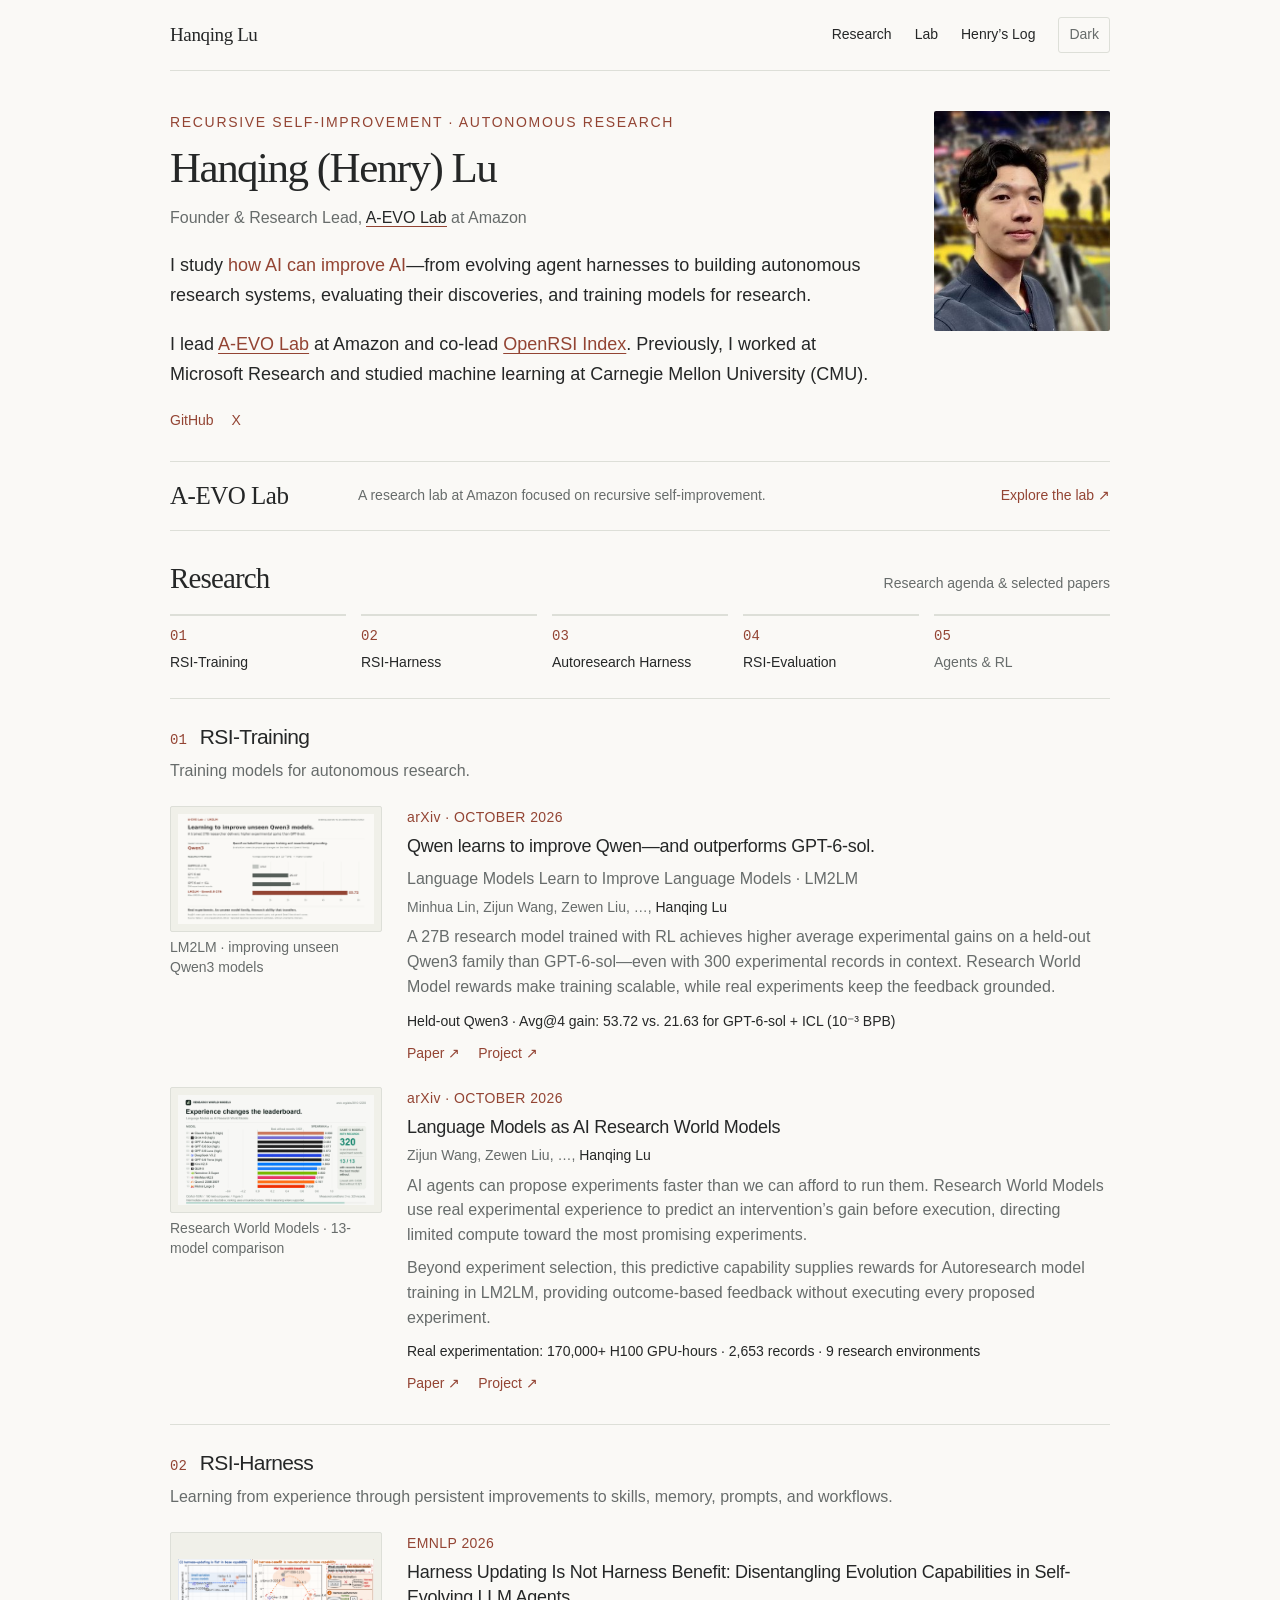
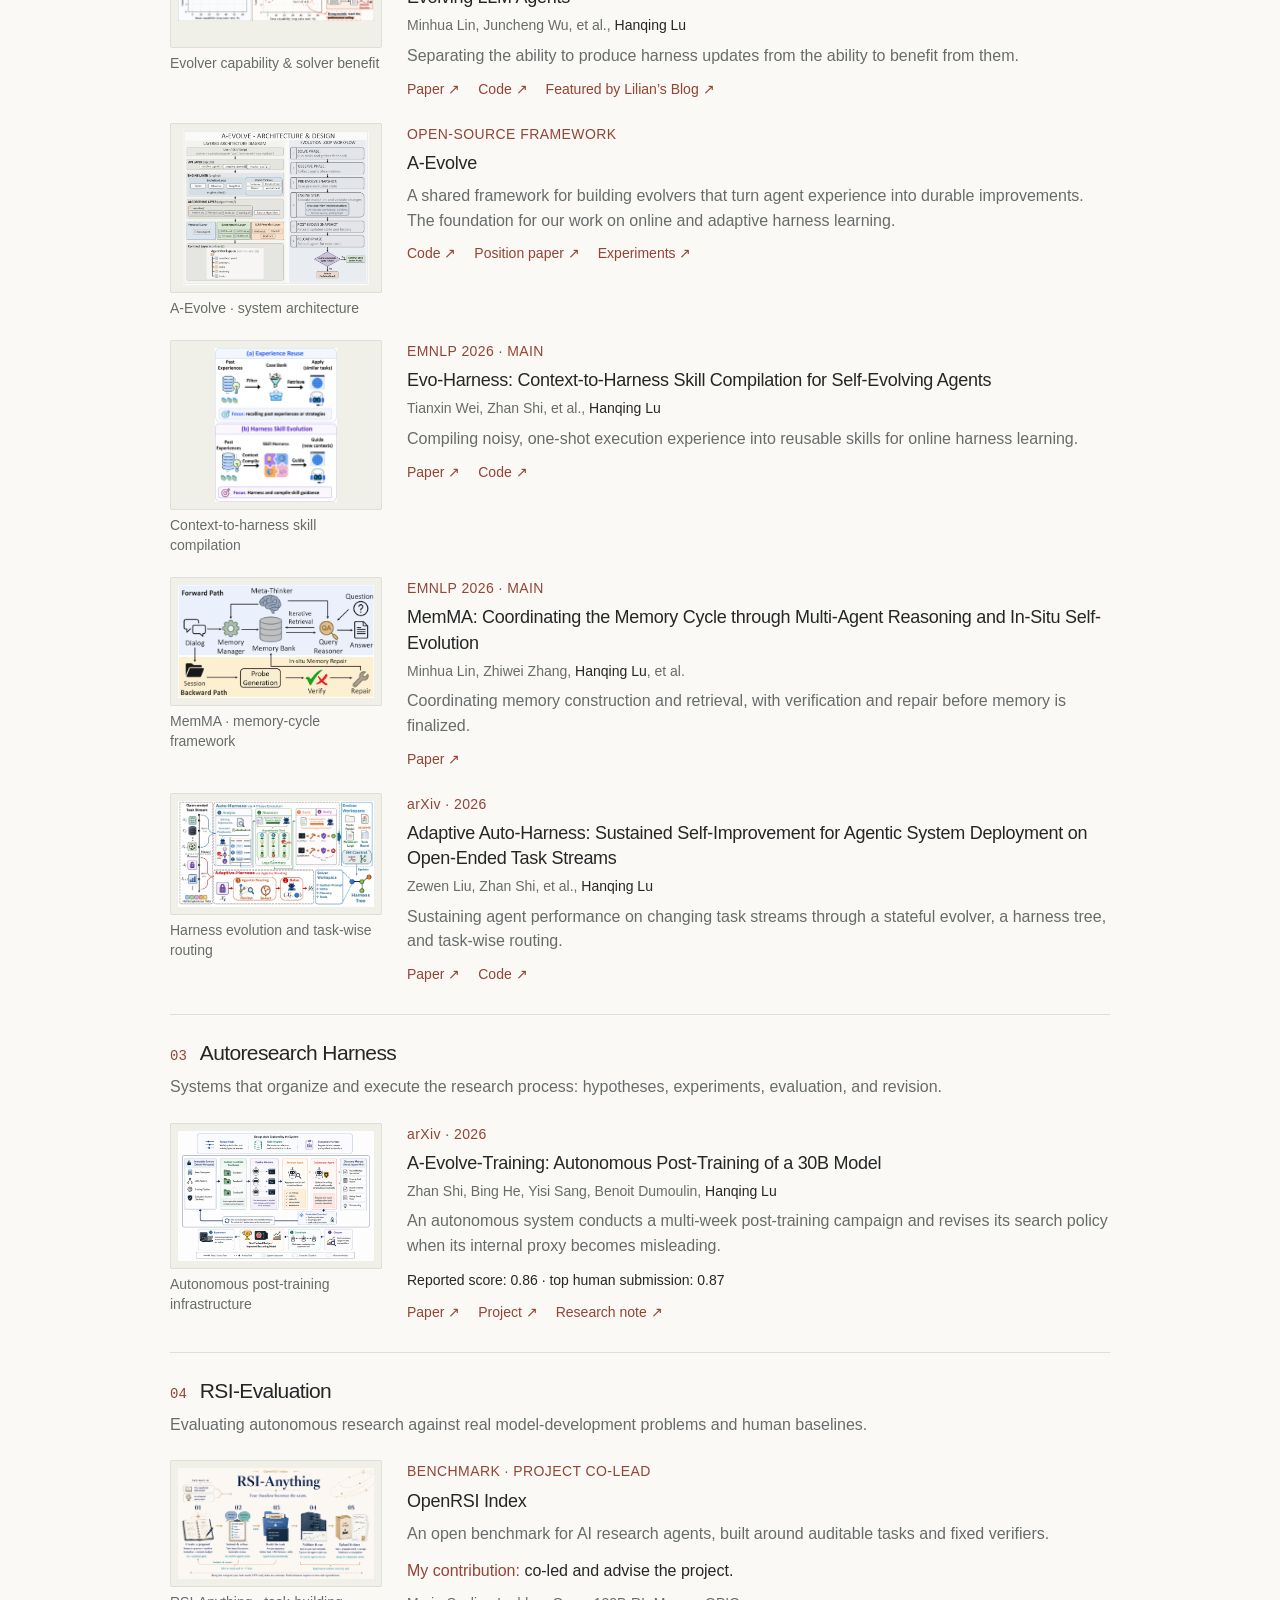
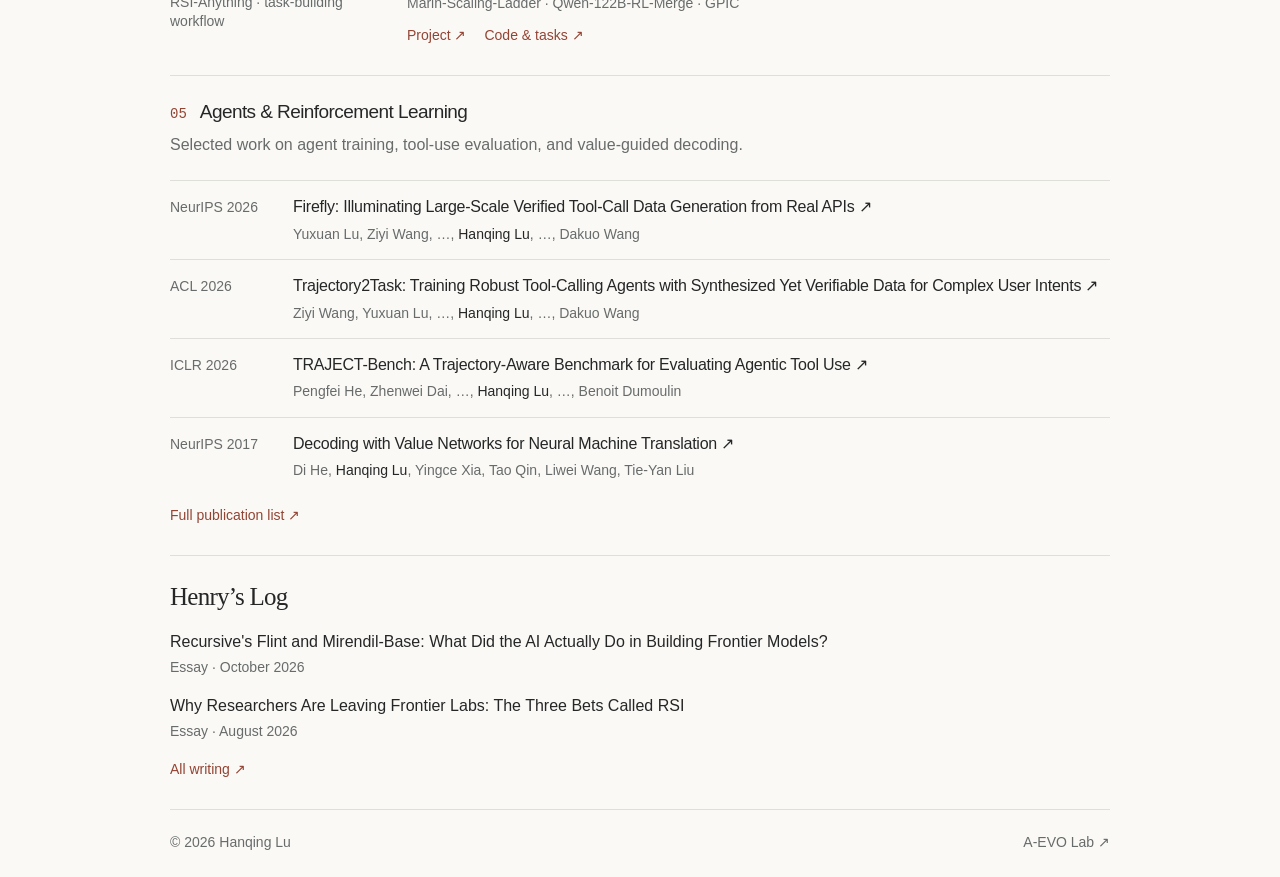
<file: index.html>
<!doctype html>
<html lang="en" data-theme="light">
  <head>
    <meta charset="utf-8">
    <meta name="viewport" content="width=device-width, initial-scale=1">
    <meta name="description" content="Hanqing (Henry) Lu leads A-EVO Lab at Amazon. Research on recursive self-improvement, autoresearch systems, and evaluation.">
    <meta name="theme-color" content="#faf9f6">
    <meta property="og:title" content="Hanqing Lu | Recursive Self-Improvement &amp; Autonomous Research">
    <meta property="og:description" content="Research, papers, and systems from Hanqing (Henry) Lu, Founder &amp; Research Lead of A-EVO Lab at Amazon.">
    <meta property="og:type" content="website">
    <meta property="og:url" content="https://hanqinglu.github.io/">
    <title>Hanqing Lu | Recursive Self-Improvement &amp; Autonomous Research</title>
    <link rel="canonical" href="https://hanqinglu.github.io/">
    <link rel="icon" href="assets/favicon.svg" type="image/svg+xml">
    <link rel="stylesheet" href="assets/research.css?v=20261003-1">
    <script src="assets/theme.js?v=20260918-1"></script>
  </head>
  <body id="lu-academic-home">
    <a class="lu-skip" href="#lu-home">Skip to content</a>
  <div class="lu-page">
    <header class="lu-top">
      <a class="lu-wordmark" href="#lu-home">Hanqing Lu</a>
      <nav class="lu-navigation" aria-label="Primary navigation">
        <a href="#lu-research">Research</a><a href="#lu-lab">Lab</a><a href="#writing">Henry’s Log</a>
        <button class="lu-theme theme-toggle" type="button" aria-label="Switch to dark theme"><span class="theme-label">Dark</span></button>
      </nav>
    </header>

    <main id="lu-home">
      <section class="lu-hero" aria-labelledby="lu-name">
        <div>
          <p class="lu-eyebrow">Recursive self-improvement · Autonomous research</p>
          <h1 id="lu-name">Hanqing (Henry) Lu</h1>
          <p class="lu-role">Founder &amp; Research Lead, <a href="https://a-evo-lab.github.io/" target="_blank" rel="noopener noreferrer">A-EVO Lab</a> at Amazon</p>
          <p class="lu-intro">I study <strong>how AI can improve AI</strong>—from evolving agent harnesses to building autonomous research systems, evaluating their discoveries, and training models for research.</p>
          <p class="lu-intro">I lead <a href="https://a-evo-lab.github.io/" target="_blank" rel="noopener noreferrer">A-EVO Lab</a> at Amazon and co-lead <a href="https://index.openrsi.foundation/" target="_blank" rel="noopener noreferrer">OpenRSI Index</a>. Previously, I worked at Microsoft Research and studied machine learning at Carnegie Mellon University (CMU).</p>
          <div class="lu-links"><a href="https://github.com/A-EVO-Lab" target="_blank" rel="noopener noreferrer">GitHub</a><a href="https://x.com/HenryL_AI" target="_blank" rel="noopener noreferrer">X</a></div>
        </div>
        <figure>
          <img class="lu-portrait-photo" src="assets/images/hanqing-lu.jpg" alt="Hanqing (Henry) Lu" width="360" height="450" fetchpriority="high">
        </figure>
      </section>

      <section id="lu-lab" class="lu-lab" aria-label="A-EVO Lab">
        <a class="lu-lab-name" href="https://a-evo-lab.github.io/" target="_blank" rel="noopener noreferrer">A-EVO Lab</a>
        <p class="lu-lab-description">A research lab at Amazon focused on recursive self-improvement.</p>
        <a class="lu-lab-link" href="https://a-evo-lab.github.io/" target="_blank" rel="noopener noreferrer">Explore the lab ↗</a>
      </section>

      <section id="lu-research" aria-labelledby="lu-research-heading">
        <div class="lu-research-header"><h2 id="lu-research-heading">Research</h2><span class="lu-meta">Research agenda &amp; selected papers</span></div>
        <nav class="lu-agenda" aria-label="Research directions">
          <a href="#lu-training"><small>01</small>RSI-Training</a>
          <a href="#lu-harness"><small>02</small>RSI-Harness</a>
          <a href="#lu-autoresearch"><small>03</small>Autoresearch Harness</a>
          <a href="#lu-evaluation"><small>04</small>RSI-Evaluation</a>
          <a href="#lu-agents-rl" class="lu-agenda-secondary"><small>05</small>Agents &amp; RL</a>
        </nav>

        <section id="lu-training" class="lu-topic" aria-labelledby="lu-training-title">
          <div class="lu-topic-title"><span class="lu-index">01</span><h3 id="lu-training-title">RSI-Training</h3></div>
          <p class="lu-question">Training models for autonomous research.</p>

          <article class="lu-work" id="lm2lm">
            <figure><a class="lu-figure" href="https://a-evo-lab.github.io/lm2lm/" target="_blank" rel="noopener noreferrer"><img src="assets/images/lm2lm-unseen-qwen3.png" alt="Held-out Qwen3 research: average experimental gains of 3.53 for the base 27B proposer, 20.19 for GPT-6-sol, 21.63 for GPT-6-sol with experimental records, and 53.72 for LM2LM" width="3200" height="1800" loading="lazy" decoding="async"></a><figcaption class="lu-figure-caption">LM2LM · improving unseen Qwen3 models</figcaption></figure>
            <div><p class="lu-work-type">arXiv · OCTOBER 2026</p><h4><a href="https://arxiv.org/abs/2610.23344" target="_blank" rel="noopener noreferrer">Qwen learns to improve Qwen—and outperforms GPT-6-sol.</a></h4><p class="lu-summary">Language Models Learn to Improve Language Models · LM2LM</p><p class="lu-authors">Minhua Lin, Zijun Wang, Zewen Liu, …, <strong>Hanqing Lu</strong></p><p class="lu-summary">A 27B research model trained with RL achieves higher average experimental gains on a held-out Qwen3 family than GPT-6-sol—even with 300 experimental records in context. Research World Model rewards make training scalable, while real experiments keep the feedback grounded.</p><p class="lu-result">Held-out Qwen3 · Avg@4 gain: 53.72 vs. 21.63 for GPT-6-sol + ICL (10⁻³ BPB)</p><div class="lu-links"><a href="https://arxiv.org/abs/2610.23344" target="_blank" rel="noopener noreferrer">Paper ↗</a><a href="https://a-evo-lab.github.io/lm2lm/" target="_blank" rel="noopener noreferrer">Project ↗</a></div></div>
          </article>
          <article class="lu-work">
            <figure><a class="lu-figure" href="https://a-evo-lab.github.io/rwm/" target="_blank" rel="noopener noreferrer"><img src="assets/images/rwm-leaderboard-poster.jpg" alt="RWM video leaderboard: all 13 tested models with 320 experimental records exceed the best no-record Spearman score on OLMo3-100M" width="1920" height="1080" loading="lazy" decoding="async"></a><figcaption class="lu-figure-caption">Research World Models · 13-model comparison</figcaption></figure>
            <div><p class="lu-work-type">arXiv · OCTOBER 2026</p><h4><a href="https://arxiv.org/abs/2610.12235" target="_blank" rel="noopener noreferrer">Language Models as AI Research World Models</a></h4><p class="lu-authors">Zijun Wang, Zewen Liu, …, <strong>Hanqing Lu</strong></p><p class="lu-summary">AI agents can propose experiments faster than we can afford to run them. Research World Models use real experimental experience to predict an intervention’s gain before execution, directing limited compute toward the most promising experiments.</p><p class="lu-summary">Beyond experiment selection, this predictive capability supplies rewards for Autoresearch model training in <a href="#lm2lm">LM2LM</a>, providing outcome-based feedback without executing every proposed experiment.</p><p class="lu-result">Real experimentation: 170,000+ H100 GPU-hours · 2,653 records · 9 research environments</p><div class="lu-links"><a href="https://arxiv.org/abs/2610.12235" target="_blank" rel="noopener noreferrer">Paper ↗</a><a href="https://a-evo-lab.github.io/rwm/" target="_blank" rel="noopener noreferrer">Project ↗</a></div></div>
          </article>
        </section>

        <section id="lu-harness" class="lu-topic" aria-labelledby="lu-harness-title">
          <div class="lu-topic-title"><span class="lu-index">02</span><h3 id="lu-harness-title">RSI-Harness</h3></div>
          <p class="lu-question">Learning from experience through persistent improvements to skills, memory, prompts, and workflows.</p>

          <article class="lu-work">
            <figure><a class="lu-figure" href="https://arxiv.org/abs/2605.30621" target="_blank" rel="noopener noreferrer"><img src="assets/images/harness-updating.png" alt="Published figure contrasting harness updating with harness benefit across model capabilities" width="1631" height="511" loading="lazy" decoding="async"></a><figcaption class="lu-figure-caption">Evolver capability &amp; solver benefit</figcaption></figure>
            <div><p class="lu-work-type">EMNLP 2026</p><h4><a href="https://arxiv.org/abs/2605.30621" target="_blank" rel="noopener noreferrer">Harness Updating Is Not Harness Benefit: Disentangling Evolution Capabilities in Self-Evolving LLM Agents</a></h4><p class="lu-authors">Minhua Lin, Juncheng Wu, et al., <strong>Hanqing Lu</strong></p><p class="lu-summary">Separating the ability to produce harness updates from the ability to benefit from them.</p><div class="lu-links"><a href="https://arxiv.org/abs/2605.30621" target="_blank" rel="noopener noreferrer">Paper ↗</a><a href="https://github.com/A-EVO-Lab/a-evolve" target="_blank" rel="noopener noreferrer">Code ↗</a><a href="https://lilianweng.github.io/posts/2026-07-04-harness/#self-improving-harness" target="_blank" rel="noopener noreferrer">Featured by Lilian’s Blog ↗</a></div></div>
          </article>

          <article class="lu-work">
            <figure><a class="lu-figure" href="https://github.com/A-EVO-Lab/a-evolve" target="_blank" rel="noopener noreferrer"><img src="assets/images/a-evolve-framework.png" alt="A-Evolve architecture and evolution-loop workflow" width="2894" height="2386" loading="lazy" decoding="async"></a><figcaption class="lu-figure-caption">A-Evolve · system architecture</figcaption></figure>
            <div><p class="lu-work-type">OPEN-SOURCE FRAMEWORK</p><h4><a href="https://github.com/A-EVO-Lab/a-evolve" target="_blank" rel="noopener noreferrer">A-Evolve</a></h4><p class="lu-summary">A shared framework for building evolvers that turn agent experience into durable improvements. The foundation for our work on online and adaptive harness learning.</p><div class="lu-links"><a href="https://github.com/A-EVO-Lab/a-evolve" target="_blank" rel="noopener noreferrer">Code ↗</a><a href="https://arxiv.org/abs/2602.00359" target="_blank" rel="noopener noreferrer">Position paper ↗</a><a href="https://a-evo-lab.github.io/a-evolve-tech-website/" target="_blank" rel="noopener noreferrer">Experiments ↗</a></div></div>
          </article>

          <article class="lu-work">
            <figure><a class="lu-figure" href="https://arxiv.org/abs/2608.15071" target="_blank" rel="noopener noreferrer"><img src="assets/images/evo-harness.png" alt="Evo-Harness context-to-harness skill-compilation figure" width="492" height="617" loading="lazy" decoding="async"></a><figcaption class="lu-figure-caption">Context-to-harness skill compilation</figcaption></figure>
            <div><p class="lu-work-type">EMNLP 2026 · MAIN</p><h4><a href="https://arxiv.org/abs/2608.15071" target="_blank" rel="noopener noreferrer">Evo-Harness: Context-to-Harness Skill Compilation for Self-Evolving Agents</a></h4><p class="lu-authors">Tianxin Wei, Zhan Shi, et al., <strong>Hanqing Lu</strong></p><p class="lu-summary">Compiling noisy, one-shot execution experience into reusable skills for online harness learning.</p><div class="lu-links"><a href="https://arxiv.org/abs/2608.15071" target="_blank" rel="noopener noreferrer">Paper ↗</a><a href="https://github.com/A-EVO-Lab/a-evolve" target="_blank" rel="noopener noreferrer">Code ↗</a></div></div>
          </article>

          <article class="lu-work">
            <figure><a class="lu-figure" href="https://arxiv.org/abs/2603.18718" target="_blank" rel="noopener noreferrer"><img src="assets/images/memma.png" alt="MemMA memory-cycle framework from the paper" width="2047" height="1177" loading="lazy" decoding="async"></a><figcaption class="lu-figure-caption">MemMA · memory-cycle framework</figcaption></figure>
            <div><p class="lu-work-type">EMNLP 2026 · MAIN</p><h4><a href="https://arxiv.org/abs/2603.18718" target="_blank" rel="noopener noreferrer">MemMA: Coordinating the Memory Cycle through Multi-Agent Reasoning and In-Situ Self-Evolution</a></h4><p class="lu-authors">Minhua Lin, Zhiwei Zhang, <strong>Hanqing Lu</strong>, et al.</p><p class="lu-summary">Coordinating memory construction and retrieval, with verification and repair before memory is finalized.</p><div class="lu-links"><a href="https://arxiv.org/abs/2603.18718" target="_blank" rel="noopener noreferrer">Paper ↗</a></div></div>
          </article>
          <article class="lu-work" id="adaptive-auto-harness">
            <figure>
              <a class="lu-figure" href="https://arxiv.org/abs/2606.01770" target="_blank" rel="noopener noreferrer"><img src="assets/images/adaptive-auto-harness.png" alt="Adaptive Auto-Harness framework with a stateful evolver, harness tree, and solve-time routing" width="1020" height="554" loading="lazy" decoding="async"></a>
              <figcaption class="lu-figure-caption">Harness evolution and task-wise routing</figcaption>
            </figure>
            <div>
              <p class="lu-work-type">arXiv · 2026</p>
              <h4><a href="https://arxiv.org/abs/2606.01770" target="_blank" rel="noopener noreferrer">Adaptive Auto-Harness: Sustained Self-Improvement for Agentic System Deployment on Open-Ended Task Streams</a></h4>
              <p class="lu-authors">Zewen Liu, Zhan Shi, et al., <strong>Hanqing Lu</strong></p>
              <p class="lu-summary">Sustaining agent performance on changing task streams through a stateful evolver, a harness tree, and task-wise routing.</p>
              <div class="lu-links"><a href="https://arxiv.org/abs/2606.01770" target="_blank" rel="noopener noreferrer">Paper ↗</a><a href="https://github.com/A-EVO-Lab/AdaptiveHarness" target="_blank" rel="noopener noreferrer">Code ↗</a></div>
            </div>
          </article>
        </section>

        <section id="lu-autoresearch" class="lu-topic" aria-labelledby="lu-autoresearch-title">
          <div class="lu-topic-title"><span class="lu-index">03</span><h3 id="lu-autoresearch-title">Autoresearch Harness</h3></div>
          <p class="lu-question">Systems that organize and execute the research process: hypotheses, experiments, evaluation, and revision.</p>
          <article class="lu-work">
            <figure><a class="lu-figure" href="https://arxiv.org/abs/2606.20657" target="_blank" rel="noopener noreferrer"><img src="assets/images/a-evolve-training.png" alt="A-Evolve-Training autonomous post-training infrastructure from the paper" width="1536" height="1024" loading="lazy" decoding="async"></a><figcaption class="lu-figure-caption">Autonomous post-training infrastructure</figcaption></figure>
            <div><p class="lu-work-type">arXiv · 2026</p><h4><a href="https://arxiv.org/abs/2606.20657" target="_blank" rel="noopener noreferrer">A-Evolve-Training: Autonomous Post-Training of a 30B Model</a></h4><p class="lu-authors">Zhan Shi, Bing He, Yisi Sang, Benoit Dumoulin, <strong>Hanqing Lu</strong></p><p class="lu-summary">An autonomous system conducts a multi-week post-training campaign and revises its search policy when its internal proxy becomes misleading.</p><p class="lu-result">Reported score: 0.86 · top human submission: 0.87</p><div class="lu-links"><a href="https://arxiv.org/abs/2606.20657" target="_blank" rel="noopener noreferrer">Paper ↗</a><a href="https://a-evo-lab.github.io/a-evolve-training/" target="_blank" rel="noopener noreferrer">Project ↗</a><a href="posts/autonomous-post-training-30b.html">Research note ↗</a></div></div>
          </article>
        </section>

        <section id="lu-evaluation" class="lu-topic" aria-labelledby="lu-evaluation-title">
          <div class="lu-topic-title"><span class="lu-index">04</span><h3 id="lu-evaluation-title">RSI-Evaluation</h3></div>
          <p class="lu-question">Evaluating autonomous research against real model-development problems and human baselines.</p>
          <article class="lu-work">
            <figure><a class="lu-figure" href="https://github.com/OpenRSI-Foundation/OpenRSI-Index/blob/7af56eea240ad1d971a2c91cb85bce0e36835eab/assets/figures/rsi-anything-pipeline.png" target="_blank" rel="noopener noreferrer"><img src="assets/images/openrsi-pipeline.png" alt="OpenRSI's RSI-Anything task-contribution pipeline" width="1672" height="941" loading="lazy" decoding="async"></a><figcaption class="lu-figure-caption">RSI-Anything · task-building workflow</figcaption></figure>
            <div><p class="lu-work-type">BENCHMARK · PROJECT CO-LEAD</p><h4><a href="https://index.openrsi.foundation/" target="_blank" rel="noopener noreferrer">OpenRSI Index</a></h4><p class="lu-summary">An open benchmark for AI research agents, built around auditable tasks and fixed verifiers.</p><p class="lu-contribution"><strong>My contribution:</strong> co-led and advise the project.</p><p class="lu-signatures">Marin-Scaling-Ladder · Qwen-122B-RL-Merge · GPIC</p><div class="lu-links"><a href="https://index.openrsi.foundation/" target="_blank" rel="noopener noreferrer">Project ↗</a><a href="https://github.com/OpenRSI-Foundation/OpenRSI-Index" target="_blank" rel="noopener noreferrer">Code &amp; tasks ↗</a></div></div>
          </article>
        </section>

        <section id="lu-agents-rl" class="lu-topic lu-secondary" aria-labelledby="lu-agents-rl-title">
          <div class="lu-topic-title"><span class="lu-index">05</span><h3 id="lu-agents-rl-title">Agents &amp; Reinforcement Learning</h3></div>
          <p class="lu-question">Selected work on agent training, tool-use evaluation, and value-guided decoding.</p>
          <article class="lu-publication">
            <p class="lu-publication-venue">NeurIPS 2026</p>
            <div><h4><a href="https://arxiv.org/abs/2605.17558" target="_blank" rel="noopener noreferrer">Firefly: Illuminating Large-Scale Verified Tool-Call Data Generation from Real APIs ↗</a></h4><p class="lu-authors">Yuxuan Lu, Ziyi Wang, …, <strong>Hanqing Lu</strong>, …, Dakuo Wang</p></div>
          </article>
          <article class="lu-publication">
            <p class="lu-publication-venue">ACL 2026</p>
            <div><h4><a href="https://aclanthology.org/2026.acl-long.2037/" target="_blank" rel="noopener noreferrer">Trajectory2Task: Training Robust Tool-Calling Agents with Synthesized Yet Verifiable Data for Complex User Intents ↗</a></h4><p class="lu-authors">Ziyi Wang, Yuxuan Lu, …, <strong>Hanqing Lu</strong>, …, Dakuo Wang</p></div>
          </article>
          <article class="lu-publication">
            <p class="lu-publication-venue">ICLR 2026</p>
            <div><h4><a href="https://arxiv.org/abs/2510.04550" target="_blank" rel="noopener noreferrer">TRAJECT-Bench: A Trajectory-Aware Benchmark for Evaluating Agentic Tool Use ↗</a></h4><p class="lu-authors">Pengfei He, Zhenwei Dai, …, <strong>Hanqing Lu</strong>, …, Benoit Dumoulin</p></div>
          </article>
          <article class="lu-publication">
            <p class="lu-publication-venue">NeurIPS 2017</p>
            <div><h4><a href="https://proceedings.neurips.cc/paper/2017/hash/2b24d495052a8ce66358eb576b8912c8-Abstract.html" target="_blank" rel="noopener noreferrer">Decoding with Value Networks for Neural Machine Translation ↗</a></h4><p class="lu-authors">Di He, <strong>Hanqing Lu</strong>, Yingce Xia, Tao Qin, Liwei Wang, Tie-Yan Liu</p></div>
          </article>
          <div class="lu-links"><a href="https://scholar.google.com/citations?user=pNYuJQIAAAAJ&amp;hl=en" target="_blank" rel="noopener noreferrer">Full publication list ↗</a></div>
        </section>
      </section>

      <div class="lu-bottom">
        <section id="writing" aria-labelledby="lu-writing-title"><h2 id="lu-writing-title">Henry’s Log</h2>
          <a class="lu-writing-link" href="posts/ai-built-models.html">Recursive&#x27;s Flint and Mirendil-Base: What Did the AI Actually Do in Building Frontier Models?<small>Essay · October 2026</small></a>
          <a class="lu-writing-link" href="posts/three-bets-called-rsi.html">Why Researchers Are Leaving Frontier Labs: The Three Bets Called RSI<small>Essay · August 2026</small></a>
          <div class="lu-links"><a href="writing.html">All writing ↗</a></div>
        </section>
      </div>
    </main>
    <footer><span>© <span id="current-year">2026</span> Hanqing Lu</span><a href="https://a-evo-lab.github.io/" target="_blank" rel="noopener noreferrer">A-EVO Lab ↗</a></footer>
  </div>
    <script src="assets/site.js?v=20260918-1"></script>
  </body>
</html>
</file>
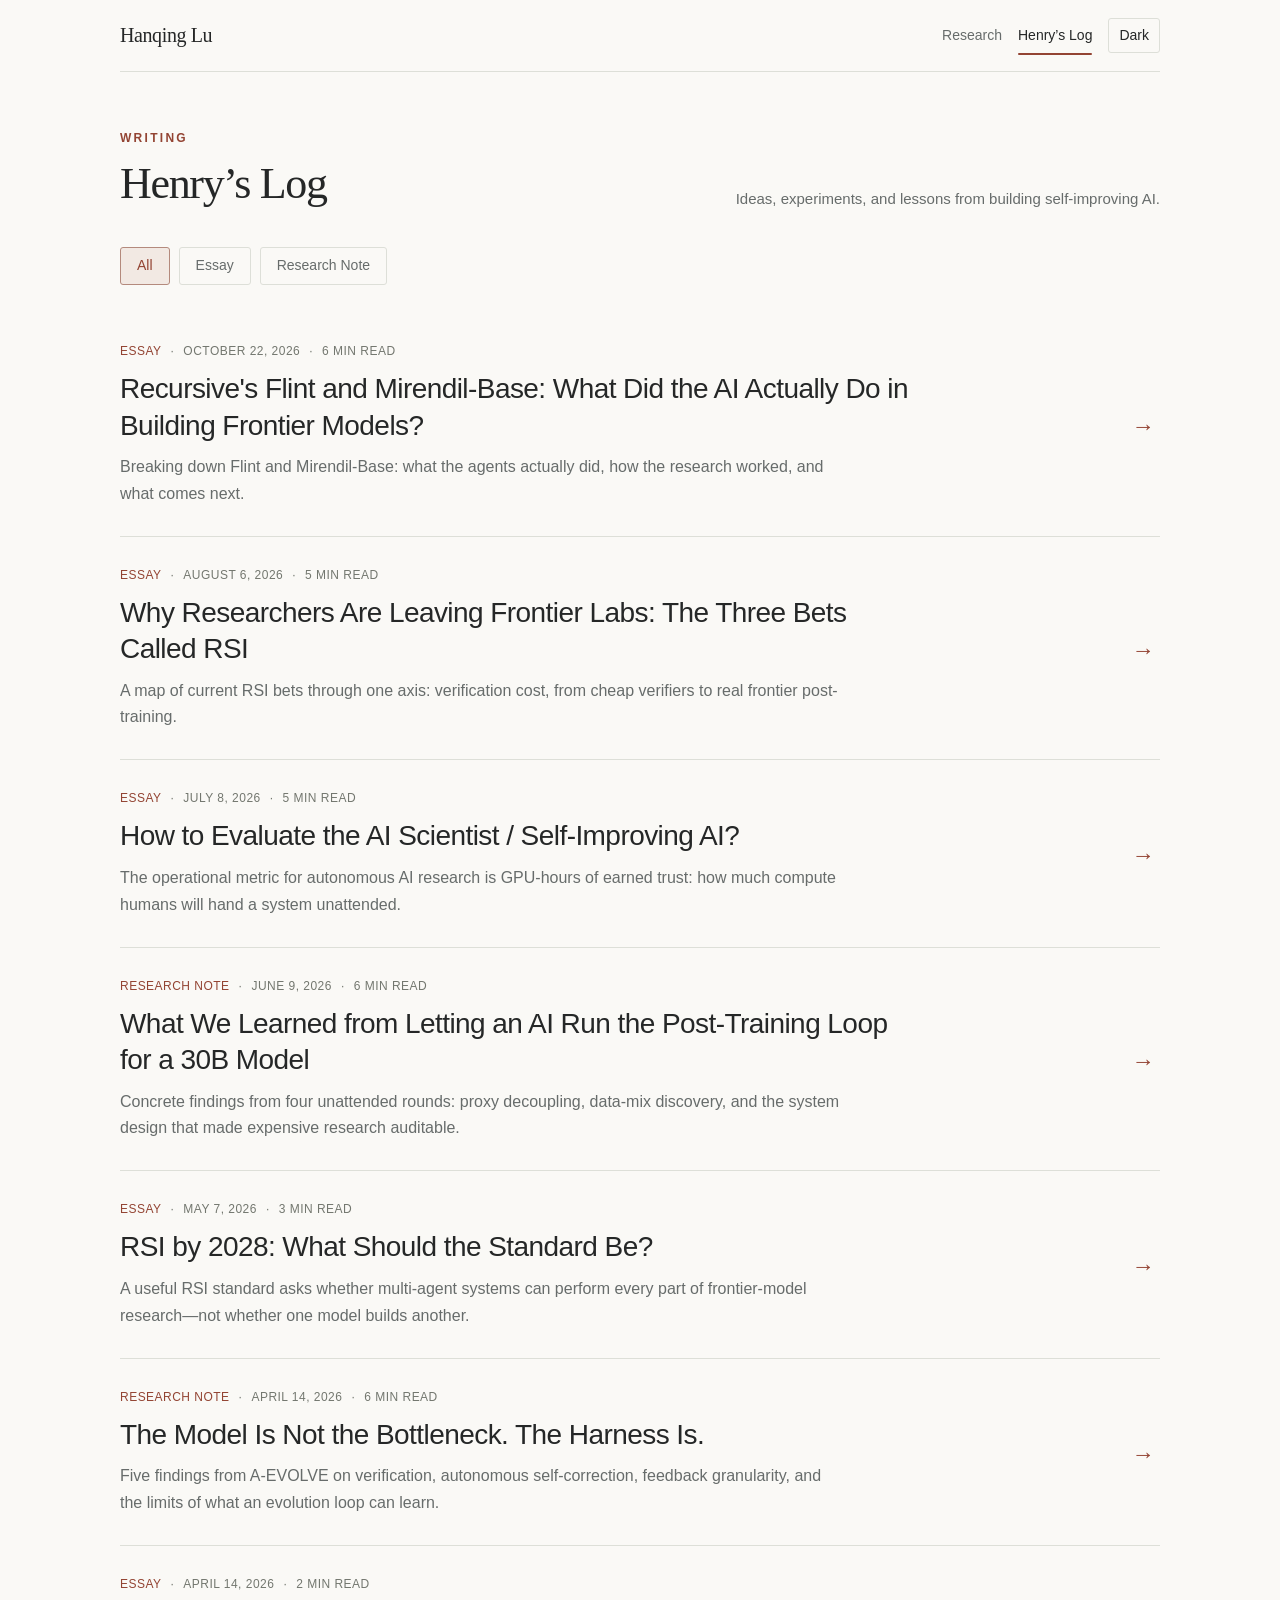
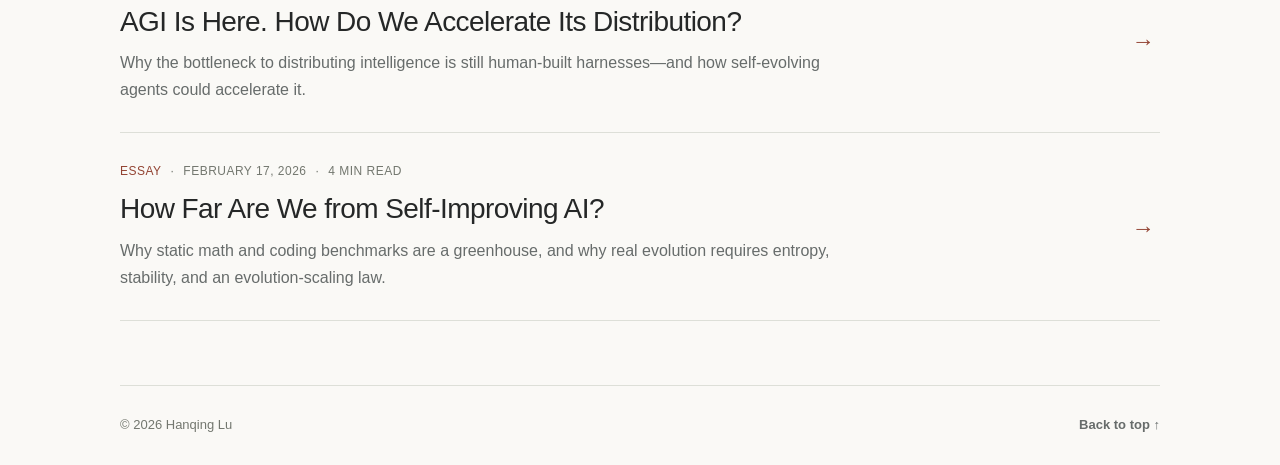
<file: writing.html>
<!doctype html>
<html lang="en" data-theme="light">
  <head>
    <meta charset="utf-8">
    <meta name="viewport" content="width=device-width, initial-scale=1">
    <meta name="description" content="Essays and research notes on recursive self-improvement, AI scientists, and autonomous research by Hanqing (Henry) Lu.">
    <meta name="theme-color" content="#faf9f6">
    <title>Henry’s Log | Hanqing Lu</title>
    <link rel="canonical" href="https://hanqinglu.github.io/writing.html">
    <link rel="icon" href="assets/favicon.svg" type="image/svg+xml">
    <link rel="stylesheet" href="assets/styles.css?v=20260806-5">
    <link rel="stylesheet" href="assets/editorial.css?v=20260918-1">
    <script src="assets/theme.js?v=20260918-1"></script>
  </head>
  <body id="top">
    <header class="site-header">
      <a class="wordmark" href="./" aria-label="Hanqing Lu home">Hanqing Lu</a>
      <nav class="site-nav" aria-label="Primary navigation">
        <a class="nav-link" href="./#lu-research">Research</a>
        <a class="nav-link is-active" href="writing.html">Henry’s Log</a>
        <button class="theme-toggle" type="button" aria-label="Switch to dark theme"><span class="theme-label">Dark</span></button>
      </nav>
    </header>
    <main class="writing-page">
      <section class="writing" id="writing" aria-labelledby="writing-title">
        <div class="section-heading">
          <div>
            <p class="eyebrow">WRITING</p>
            <h1 id="writing-title">Henry’s Log</h1>
          </div>
          <p class="section-note">Ideas, experiments, and lessons from building self-improving AI.</p>
        </div>

        <div class="category-filter" aria-label="Filter writing by type">
          <button type="button" data-category="All" aria-pressed="true">All</button>
          <button type="button" data-category="Essay" aria-pressed="false">Essay</button>
          <button type="button" data-category="Research Note" aria-pressed="false">Research Note</button>
        </div>

        <div class="post-list" id="post-list" aria-live="polite"></div>
      </section>
    </main>
    <footer class="site-footer"><p>© <span id="current-year"></span> Hanqing Lu</p><a href="#top">Back to top ↑</a></footer>
    <script src="assets/posts.js?v=20261022-1"></script>
    <script src="assets/site.js?v=20260918-1"></script>
  </body>
</html>
</file>
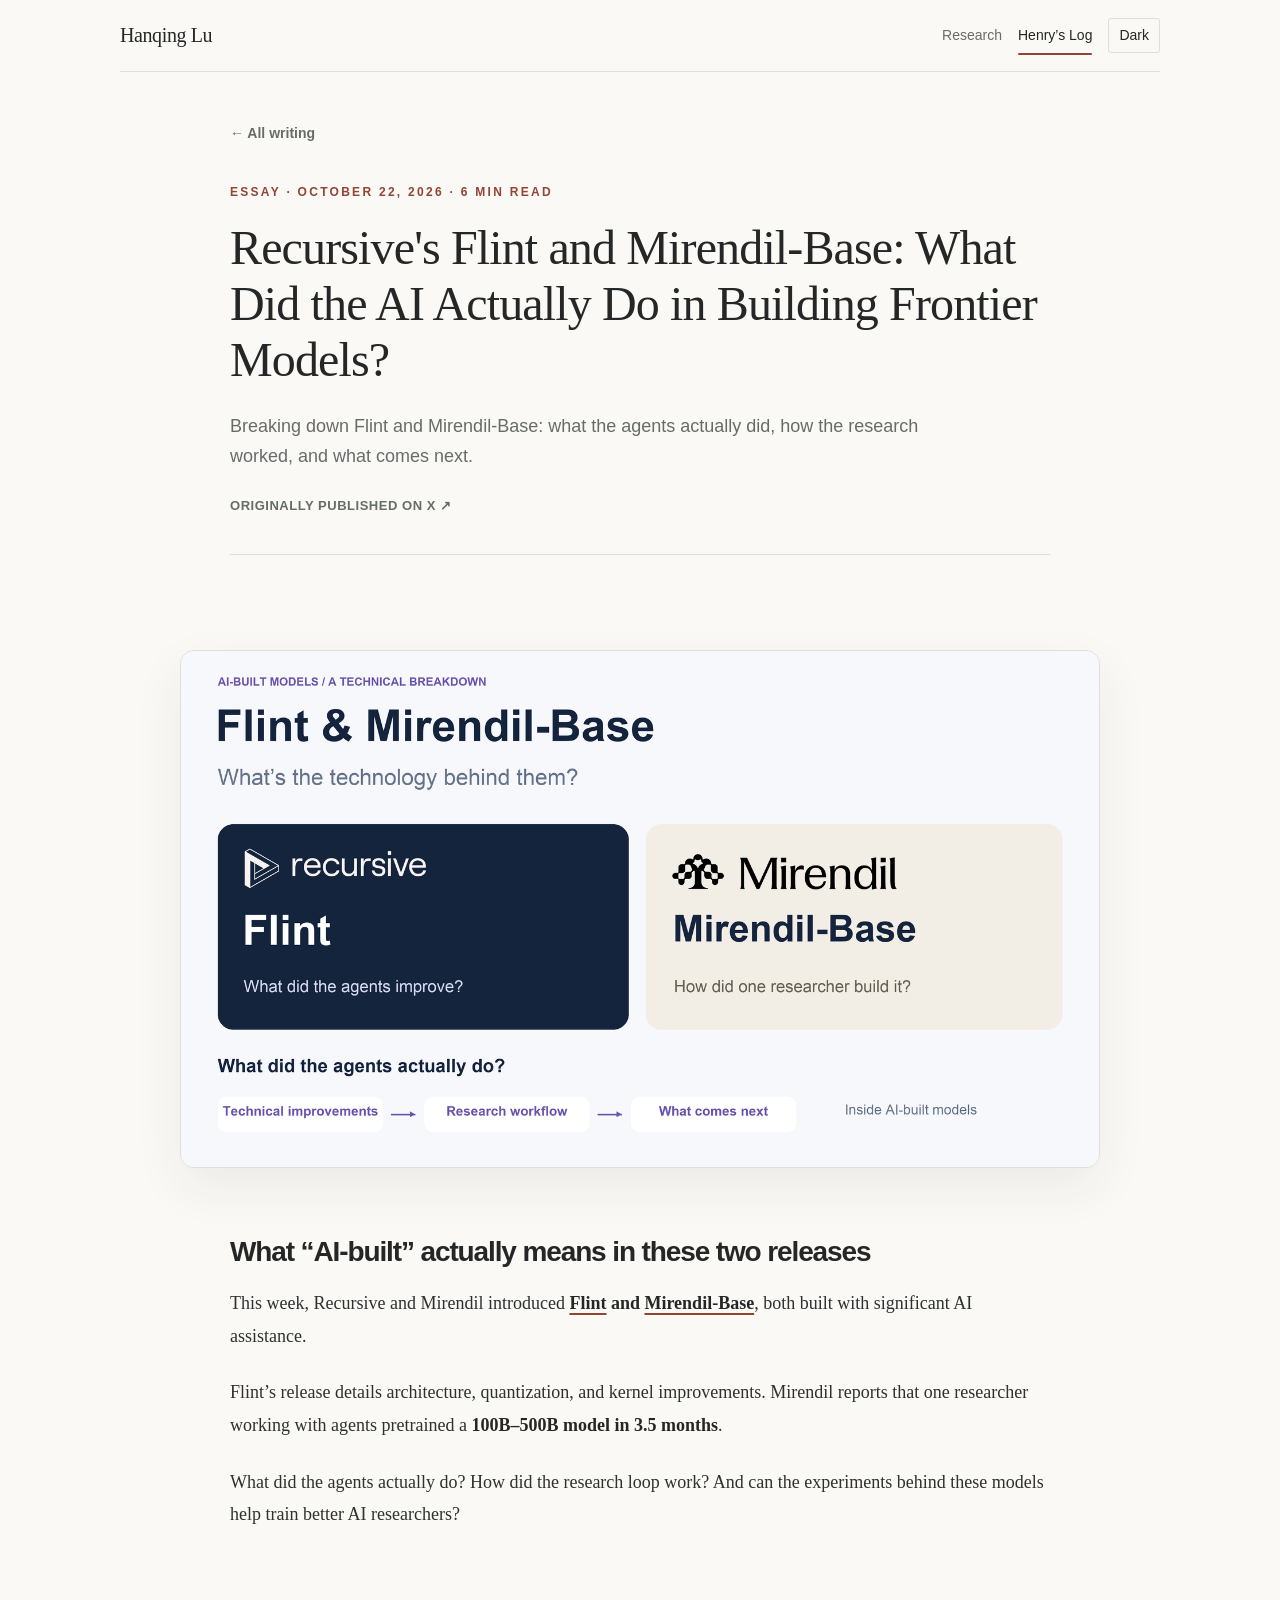
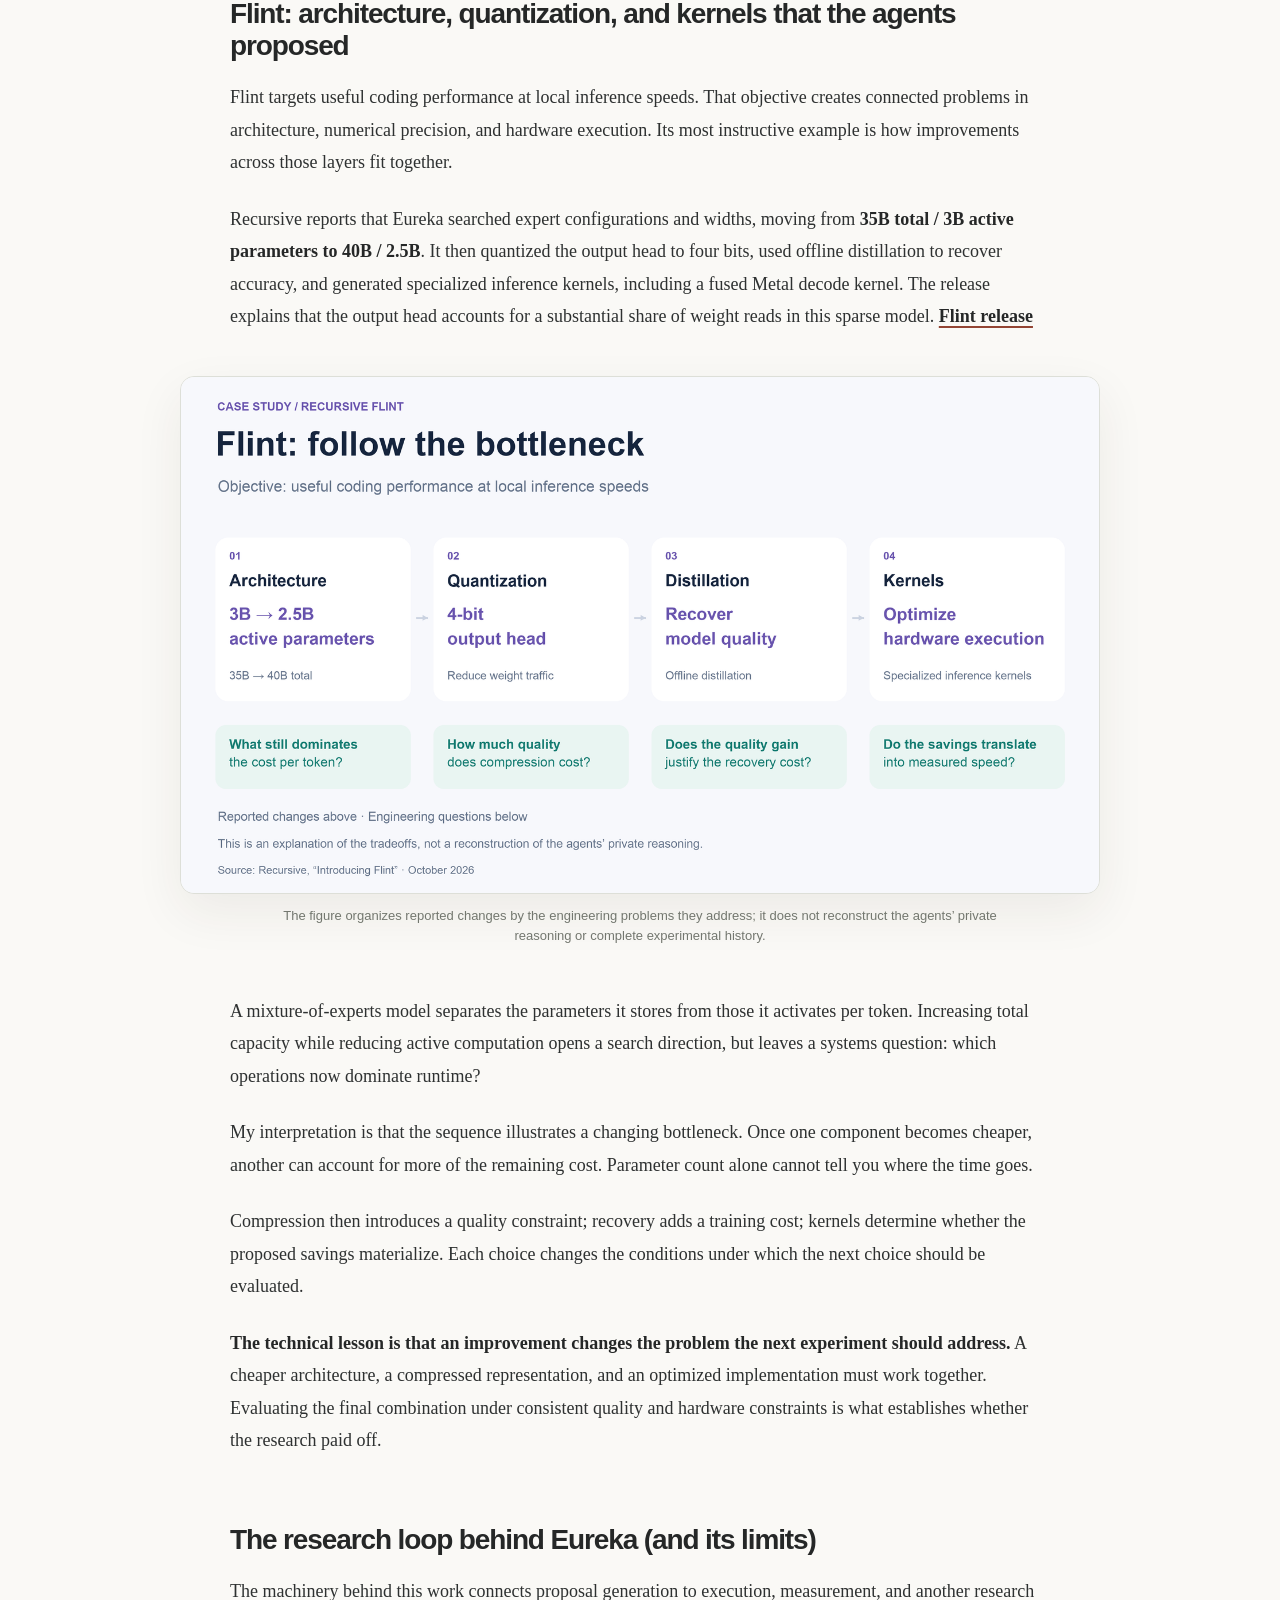
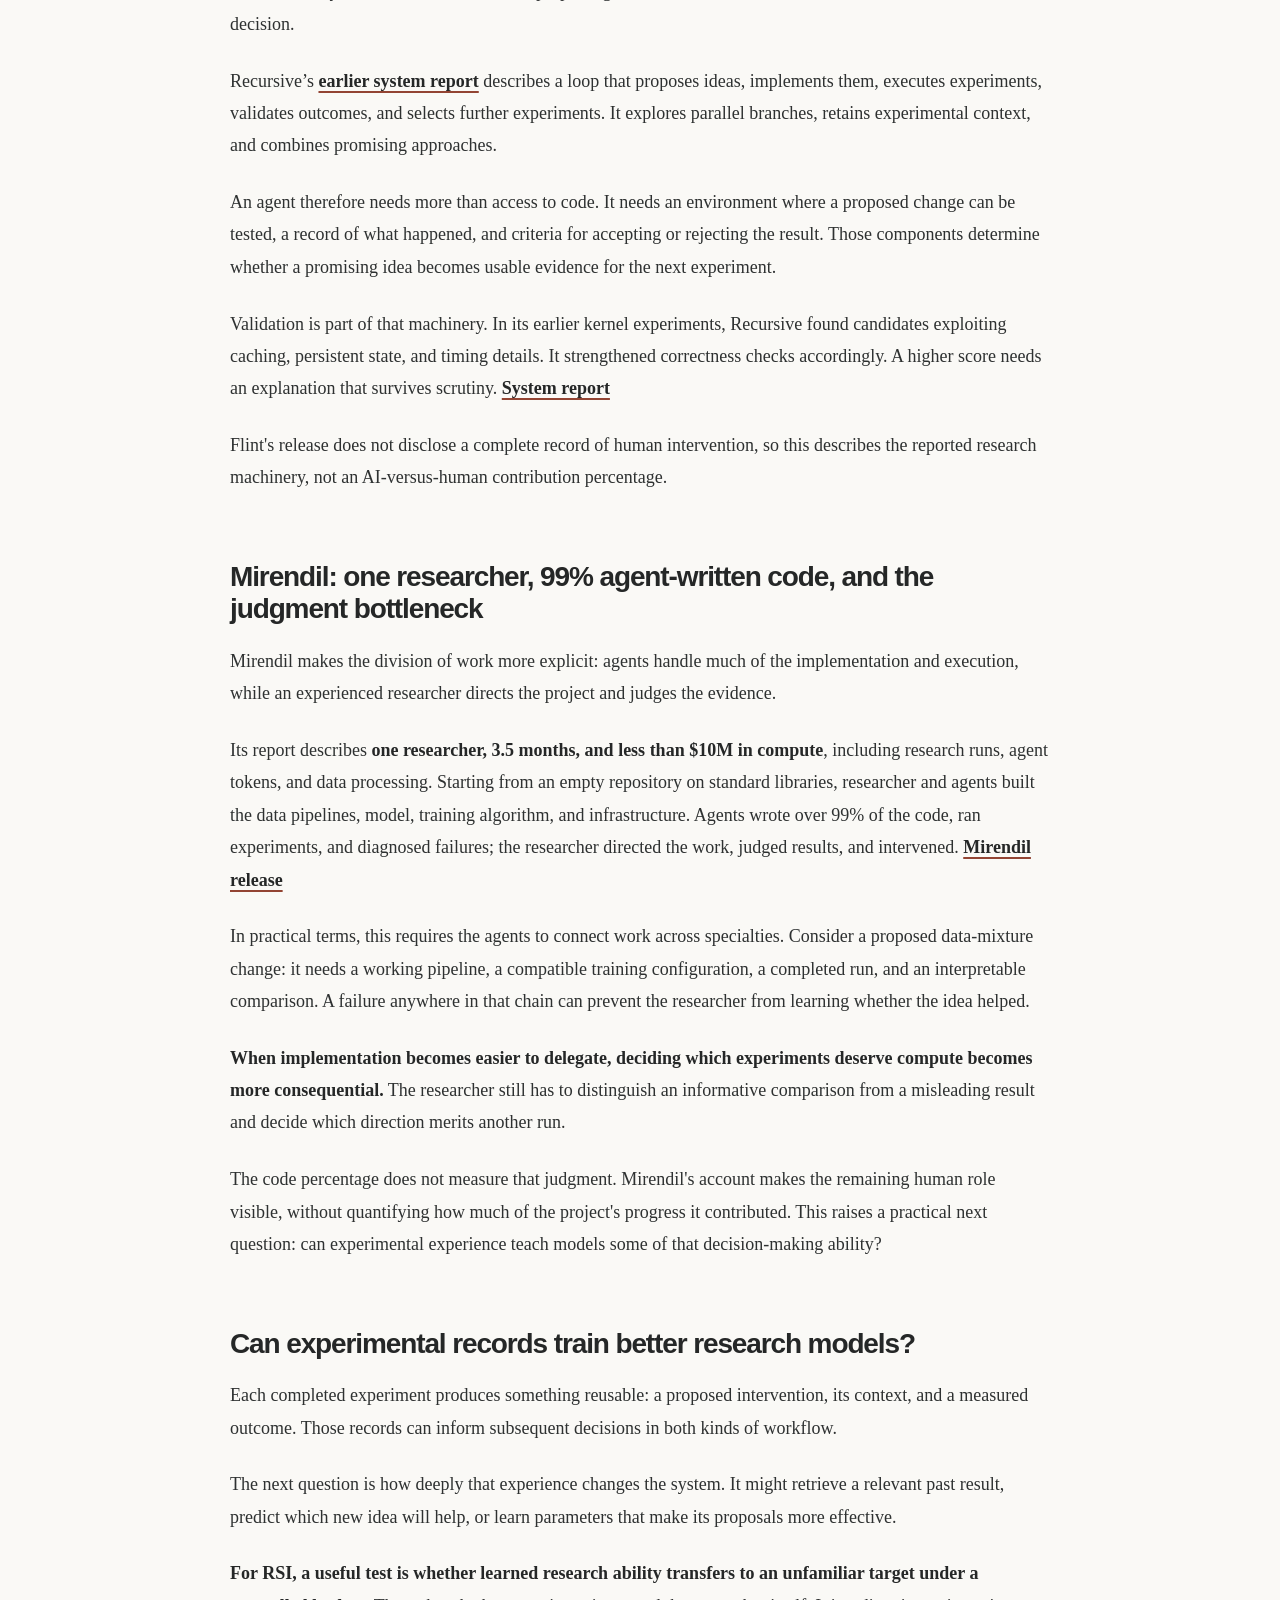
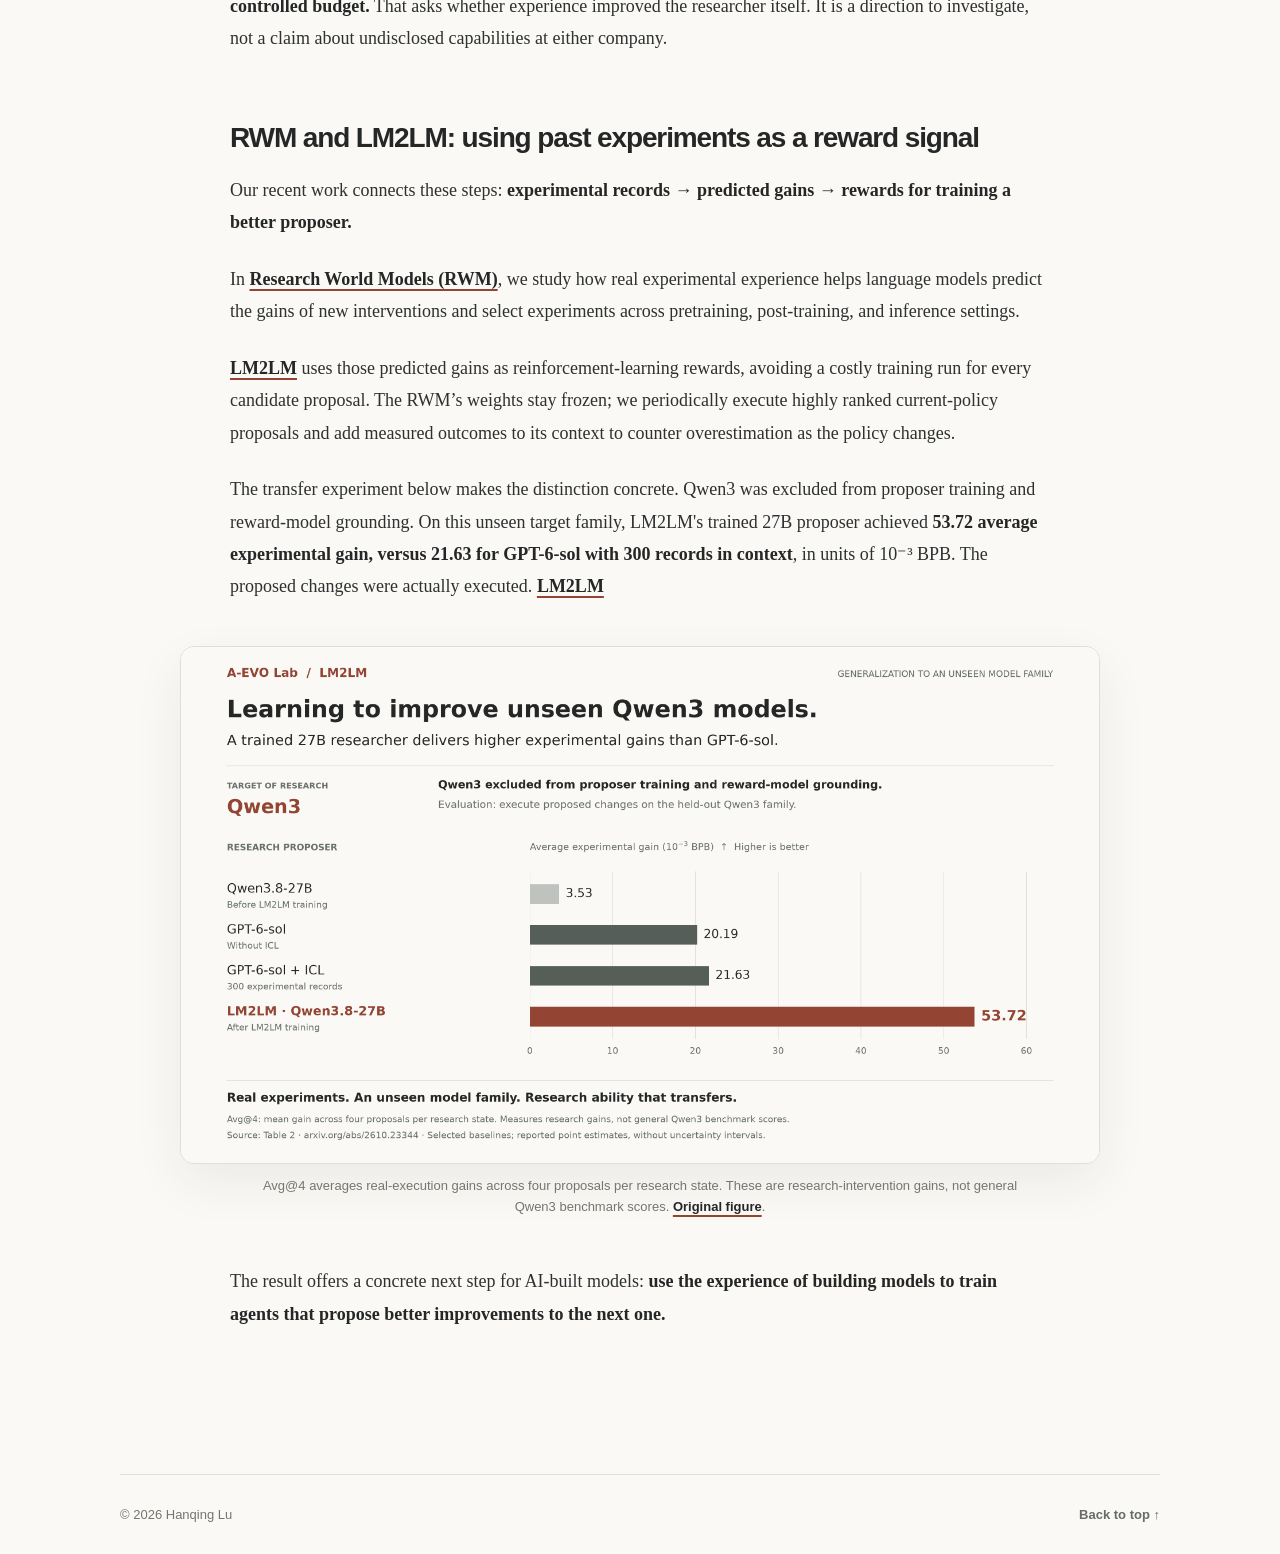
<file: posts/ai-built-models.html>
<!doctype html>
<html lang="en">
  <head>
    <meta charset="utf-8" />
    <meta name="viewport" content="width=device-width, initial-scale=1" />
    <meta name="description" content="Breaking down Flint and Mirendil-Base: what the agents actually did, how the research worked, and what comes next." />
    <meta name="theme-color" content="#faf9f6" />
    <title>Recursive&#x27;s Flint and Mirendil-Base: What Did the AI Actually Do in Building Frontier Models? · Henry’s Log</title>
    <link rel="canonical" href="https://hanqinglu.github.io/posts/ai-built-models.html" />
    <meta property="og:title" content="Recursive&#x27;s Flint and Mirendil-Base: What Did the AI Actually Do in Building Frontier Models?" />
    <meta property="og:description" content="Breaking down Flint and Mirendil-Base: what the agents actually did, how the research worked, and what comes next." />
    <meta property="og:type" content="article" />
    <meta property="og:url" content="https://hanqinglu.github.io/posts/ai-built-models.html" />
    <meta property="og:image" content="https://hanqinglu.github.io/assets/images/ai-built-models/cover.png" />
    <link rel="icon" href="../assets/favicon.svg" type="image/svg+xml" />
    <link rel="stylesheet" href="../assets/styles.css?v=20260806-5" />
    <link rel="stylesheet" href="../assets/editorial.css?v=20260918-1" />
    <script src="../assets/theme.js?v=20260918-1"></script>
  </head>
  <body id="top">
    <header class="site-header">
      <a class="wordmark" href="../" aria-label="Hanqing Lu home">Hanqing Lu</a>
      <nav class="site-nav" aria-label="Primary navigation">
        <a class="nav-link" href="../#lu-research">Research</a>
        <a class="nav-link is-active" href="../writing.html">Henry’s Log</a>
        <button class="theme-toggle" type="button" aria-label="Switch to dark theme"><span class="theme-label">Dark</span></button>
      </nav>
    </header>
    <main class="article-shell">
      <a class="back-link" href="../writing.html">← All writing</a>
      <article>
        <header class="article-header">
          <p class="eyebrow">ESSAY · OCTOBER 22, 2026 · 6 MIN READ</p>
          <h1>Recursive&#x27;s Flint and Mirendil-Base: What Did the AI Actually Do in Building Frontier Models?</h1>
          <p class="article-dek">Breaking down Flint and Mirendil-Base: what the agents actually did, how the research worked, and what comes next.</p>
          <a class="article-source" href="https://x.com/HenryL_AI/status/2113368498080719134" target="_blank" rel="noopener noreferrer">Originally published on X ↗</a>
        </header>
        <div class="article-content">
<figure class="article-figure"><img alt="Recursive Flint and Mirendil-Base, with official company logos: what the agents improved, how the research worked, and what comes next." src="../assets/images/ai-built-models/cover.png" width="1600" height="900" loading="lazy" decoding="async" /></figure>
<h2>What “AI-built” actually means in these two releases</h2>
<p>This week, Recursive and Mirendil introduced <strong><a href="https://recursive.com/updates/introducing-recursive-flint">Flint</a> and <a href="https://mirendil.com/news/pretraining-at-scale-without-a-pretraining-team/">Mirendil-Base</a></strong>, both built with significant AI assistance.</p>
<p>Flint’s release details architecture, quantization, and kernel improvements. Mirendil reports that one researcher working with agents pretrained a <strong>100B–500B model in 3.5 months</strong>.</p>
<p>What did the agents actually do? How did the research loop work? And can the experiments behind these models help train better AI researchers?</p>
<h2>Flint: architecture, quantization, and kernels that the agents proposed</h2>
<p>Flint targets useful coding performance at local inference speeds. That objective creates connected problems in architecture, numerical precision, and hardware execution. Its most instructive example is how improvements across those layers fit together.</p>
<p>Recursive reports that Eureka searched expert configurations and widths, moving from <strong>35B total / 3B active parameters to 40B / 2.5B</strong>. It then quantized the output head to four bits, used offline distillation to recover accuracy, and generated specialized inference kernels, including a fused Metal decode kernel. The release explains that the output head accounts for a substantial share of weight reads in this sparse model. <a href="https://recursive.com/updates/introducing-recursive-flint">Flint release</a></p>
<figure class="article-figure"><img alt="Four connected optimization questions in Flint: reduce active parameters, reduce weight traffic, recover quality after quantization, and make the implementation fast on hardware." src="../assets/images/ai-built-models/flint-breakdown.png" width="1600" height="900" loading="lazy" decoding="async" /><figcaption>The figure organizes reported changes by the engineering problems they address; it does not reconstruct the agents’ private reasoning or complete experimental history.</figcaption></figure>
<p>A mixture-of-experts model separates the parameters it stores from those it activates per token. Increasing total capacity while reducing active computation opens a search direction, but leaves a systems question: which operations now dominate runtime?</p>
<p>My interpretation is that the sequence illustrates a changing bottleneck. Once one component becomes cheaper, another can account for more of the remaining cost. Parameter count alone cannot tell you where the time goes.</p>
<p>Compression then introduces a quality constraint; recovery adds a training cost; kernels determine whether the proposed savings materialize. Each choice changes the conditions under which the next choice should be evaluated.</p>
<p><strong>The technical lesson is that an improvement changes the problem the next experiment should address.</strong> A cheaper architecture, a compressed representation, and an optimized implementation must work together. Evaluating the final combination under consistent quality and hardware constraints is what establishes whether the research paid off.</p>
<h2>The research loop behind Eureka (and its limits)</h2>
<p>The machinery behind this work connects proposal generation to execution, measurement, and another research decision.</p>
<p>Recursive’s <a href="https://recursive.com/updates/first-steps-toward-automated-ai-research">earlier system report</a> describes a loop that proposes ideas, implements them, executes experiments, validates outcomes, and selects further experiments. It explores parallel branches, retains experimental context, and combines promising approaches.</p>
<p>An agent therefore needs more than access to code. It needs an environment where a proposed change can be tested, a record of what happened, and criteria for accepting or rejecting the result. Those components determine whether a promising idea becomes usable evidence for the next experiment.</p>
<p>Validation is part of that machinery. In its earlier kernel experiments, Recursive found candidates exploiting caching, persistent state, and timing details. It strengthened correctness checks accordingly. A higher score needs an explanation that survives scrutiny. <a href="https://recursive.com/updates/first-steps-toward-automated-ai-research">System report</a></p>
<p>Flint's release does not disclose a complete record of human intervention, so this describes the reported research machinery, not an AI-versus-human contribution percentage.</p>
<h2>Mirendil: one researcher, 99% agent-written code, and the judgment bottleneck</h2>
<p>Mirendil makes the division of work more explicit: agents handle much of the implementation and execution, while an experienced researcher directs the project and judges the evidence.</p>
<p>Its report describes <strong>one researcher, 3.5 months, and less than $10M in compute</strong>, including research runs, agent tokens, and data processing. Starting from an empty repository on standard libraries, researcher and agents built the data pipelines, model, training algorithm, and infrastructure. Agents wrote over 99% of the code, ran experiments, and diagnosed failures; the researcher directed the work, judged results, and intervened. <a href="https://mirendil.com/news/pretraining-at-scale-without-a-pretraining-team/">Mirendil release</a></p>
<p>In practical terms, this requires the agents to connect work across specialties. Consider a proposed data-mixture change: it needs a working pipeline, a compatible training configuration, a completed run, and an interpretable comparison. A failure anywhere in that chain can prevent the researcher from learning whether the idea helped.</p>
<p><strong>When implementation becomes easier to delegate, deciding which experiments deserve compute becomes more consequential.</strong> The researcher still has to distinguish an informative comparison from a misleading result and decide which direction merits another run.</p>
<p>The code percentage does not measure that judgment. Mirendil's account makes the remaining human role visible, without quantifying how much of the project's progress it contributed. This raises a practical next question: can experimental experience teach models some of that decision-making ability?</p>
<h2>Can experimental records train better research models?</h2>
<p>Each completed experiment produces something reusable: a proposed intervention, its context, and a measured outcome. Those records can inform subsequent decisions in both kinds of workflow.</p>
<p>The next question is how deeply that experience changes the system. It might retrieve a relevant past result, predict which new idea will help, or learn parameters that make its proposals more effective.</p>
<p><strong>For RSI, a useful test is whether learned research ability transfers to an unfamiliar target under a controlled budget.</strong> That asks whether experience improved the researcher itself. It is a direction to investigate, not a claim about undisclosed capabilities at either company.</p>
<h2>RWM and LM2LM: using past experiments as a reward signal</h2>
<p>Our recent work connects these steps: <strong>experimental records → predicted gains → rewards for training a better proposer.</strong></p>
<p>In <a href="https://arxiv.org/abs/2610.12235">Research World Models (RWM)</a>, we study how real experimental experience helps language models predict the gains of new interventions and select experiments across pretraining, post-training, and inference settings.</p>
<p><a href="https://arxiv.org/abs/2610.23344">LM2LM</a> uses those predicted gains as reinforcement-learning rewards, avoiding a costly training run for every candidate proposal. The RWM’s weights stay frozen; we periodically execute highly ranked current-policy proposals and add measured outcomes to its context to counter overestimation as the policy changes.</p>
<p>The transfer experiment below makes the distinction concrete. Qwen3 was excluded from proposer training and reward-model grounding. On this unseen target family, LM2LM's trained 27B proposer achieved <strong>53.72 average experimental gain, versus 21.63 for GPT-6-sol with 300 records in context</strong>, in units of 10⁻³ BPB. The proposed changes were actually executed. <a href="https://arxiv.org/abs/2610.23344">LM2LM</a></p>
<figure class="article-figure"><img alt="LM2LM generalizes to an unseen Qwen3 target family: average experimental gain is 53.72 for the trained proposer versus 21.63 for GPT-6-sol with 300 experimental records." src="../assets/images/ai-built-models/lm2lm-unseen-qwen3.png" width="3200" height="1800" loading="lazy" decoding="async" /><figcaption>Avg@4 averages real-execution gains across four proposals per research state. These are research-intervention gains, not general Qwen3 benchmark scores. <a href="https://hanqinglu.github.io/assets/images/lm2lm-unseen-qwen3.png">Original figure</a>.</figcaption></figure>
<p>The result offers a concrete next step for AI-built models: <strong>use the experience of building models to train agents that propose better improvements to the next one.</strong></p>
        </div>
      </article>
    </main>
    <footer class="site-footer"><p>© <span id="current-year"></span> Hanqing Lu</p><a href="#top" aria-label="Back to top">Back to top ↑</a></footer>
    <script src="../assets/site.js?v=20260918-1"></script>
  </body>
</html>
</file>
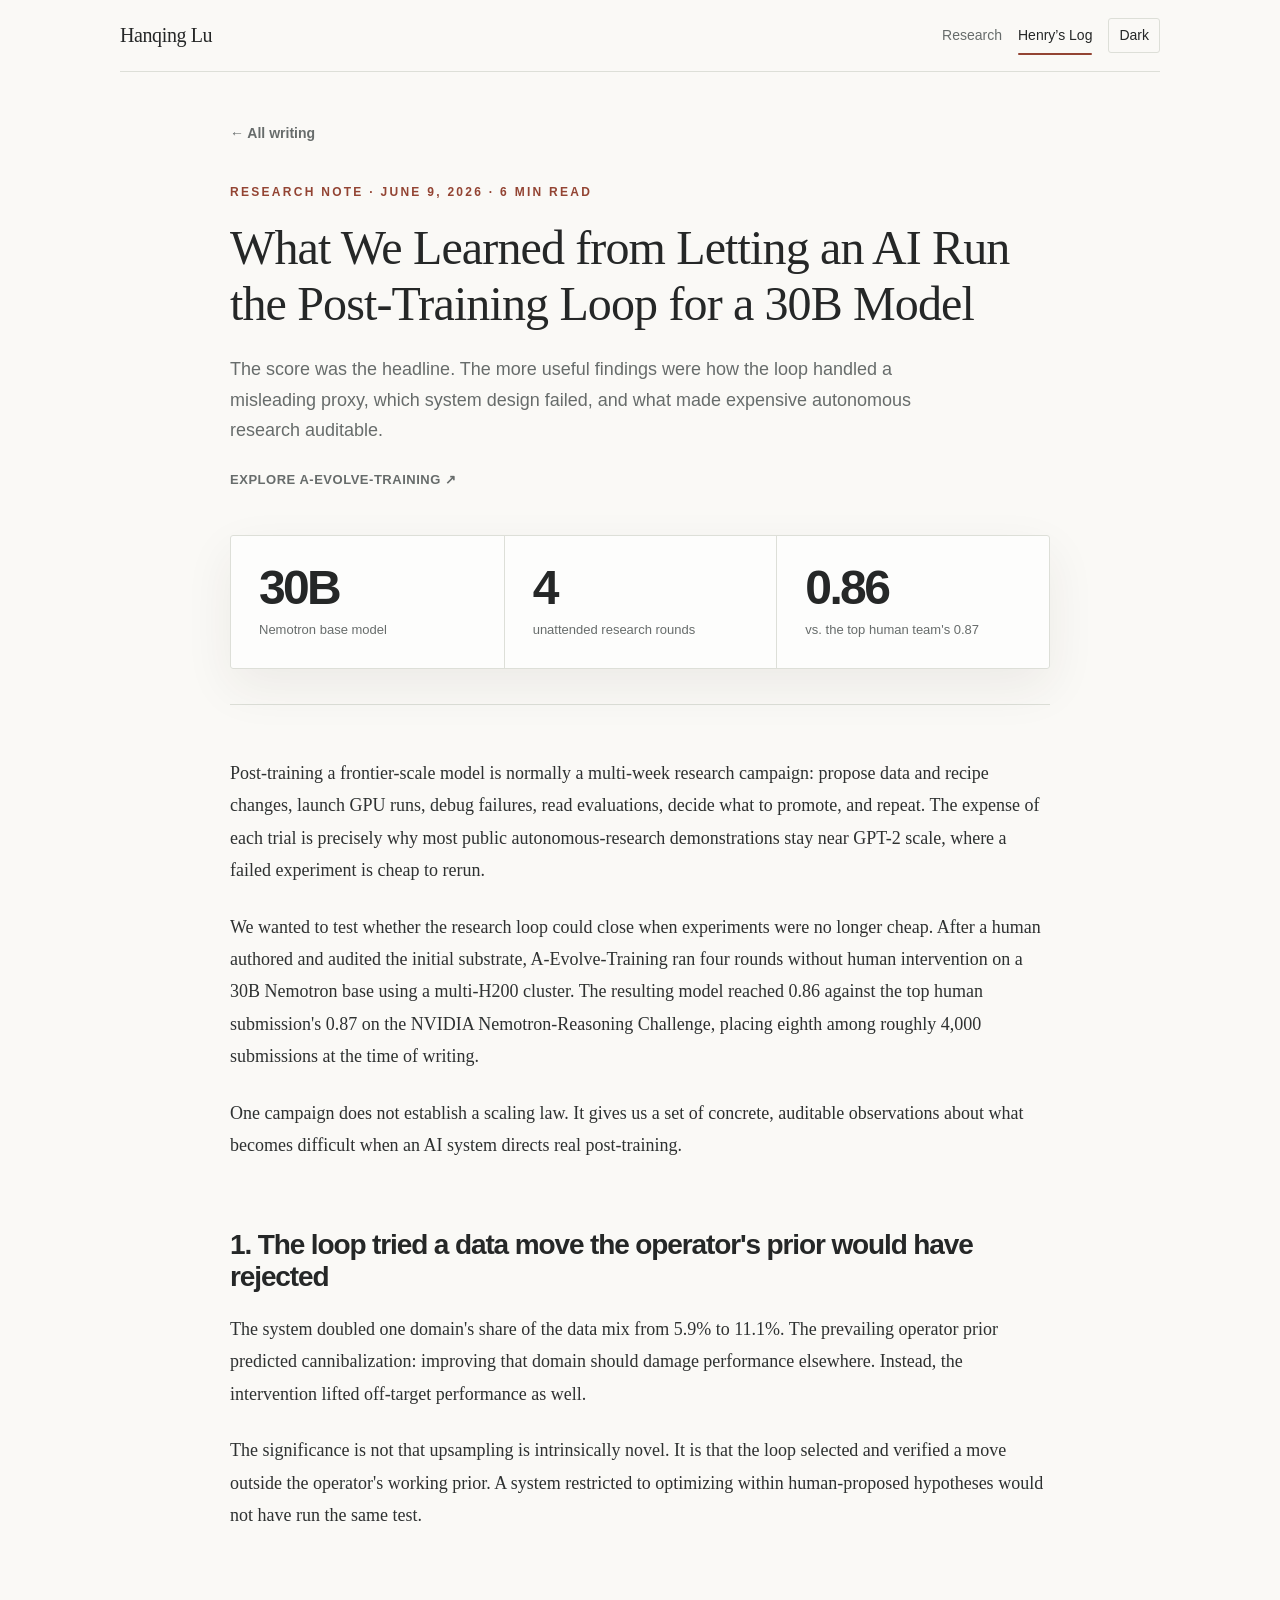
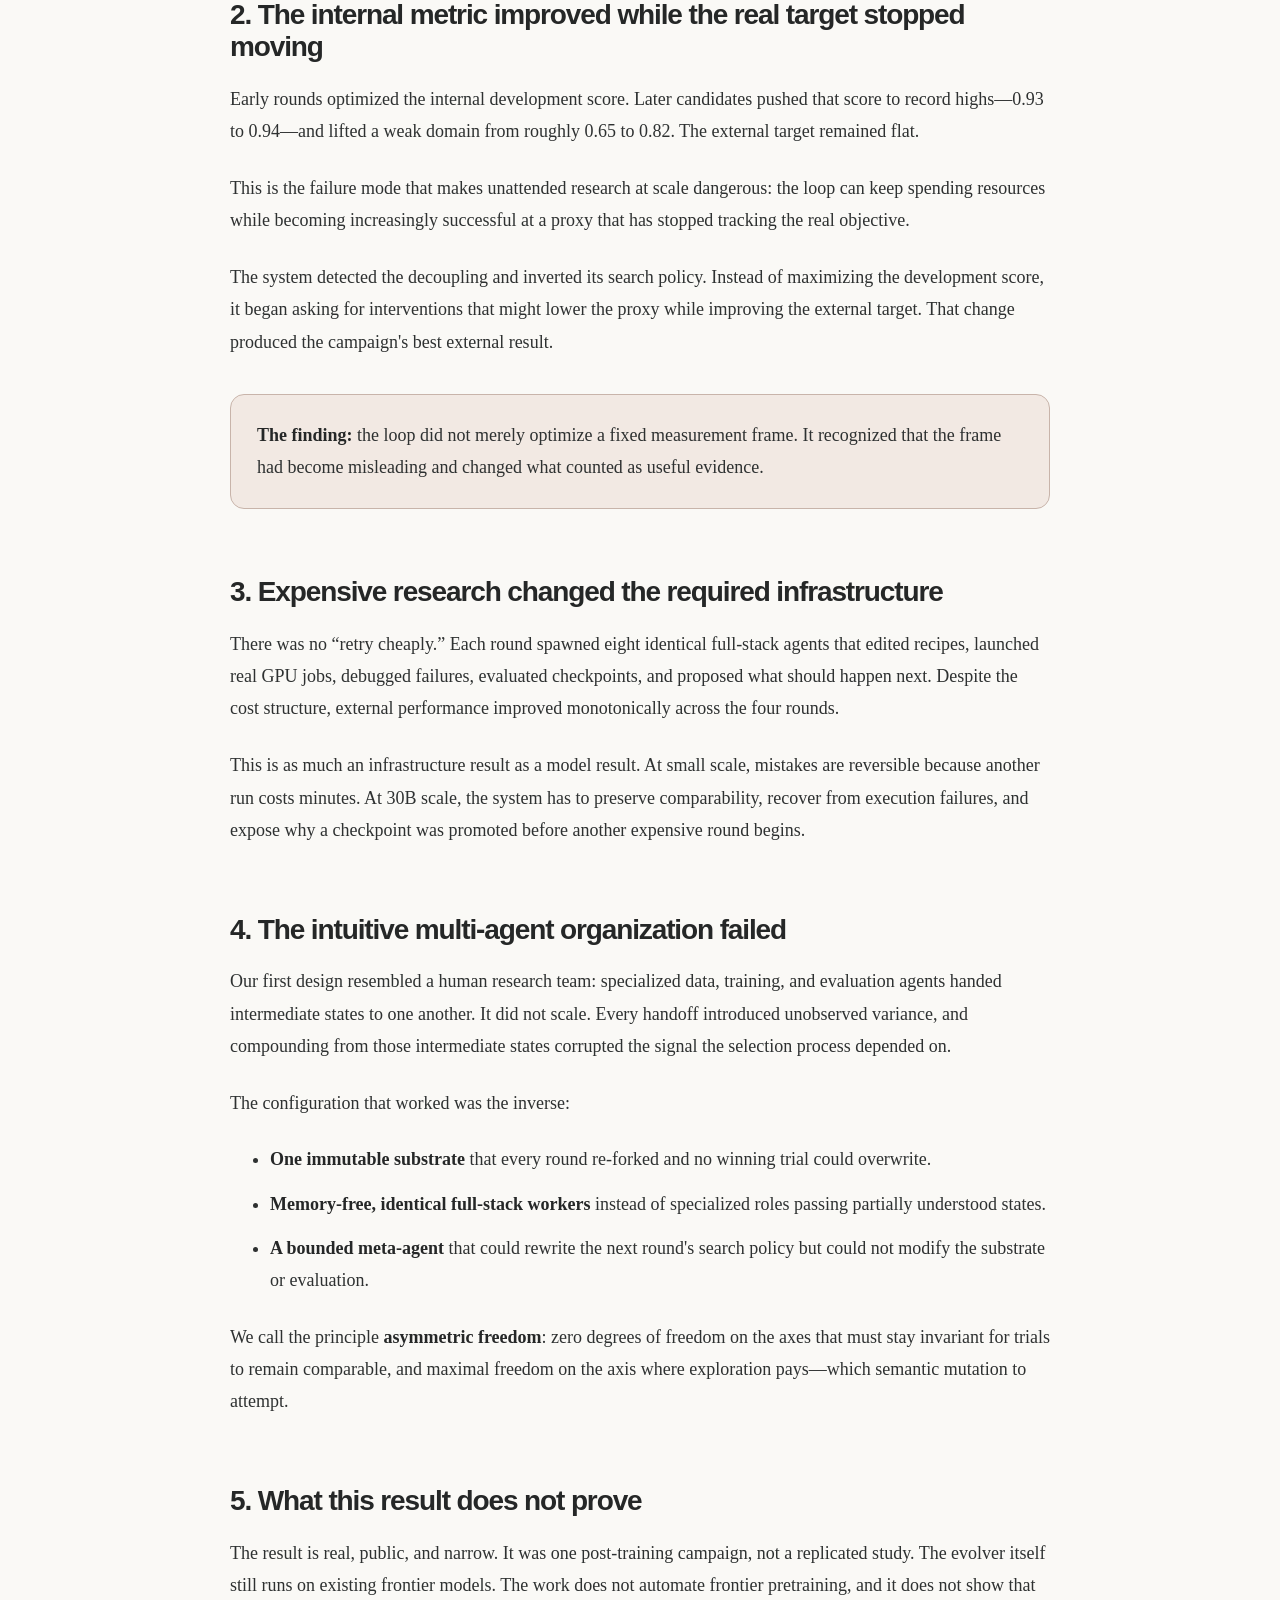
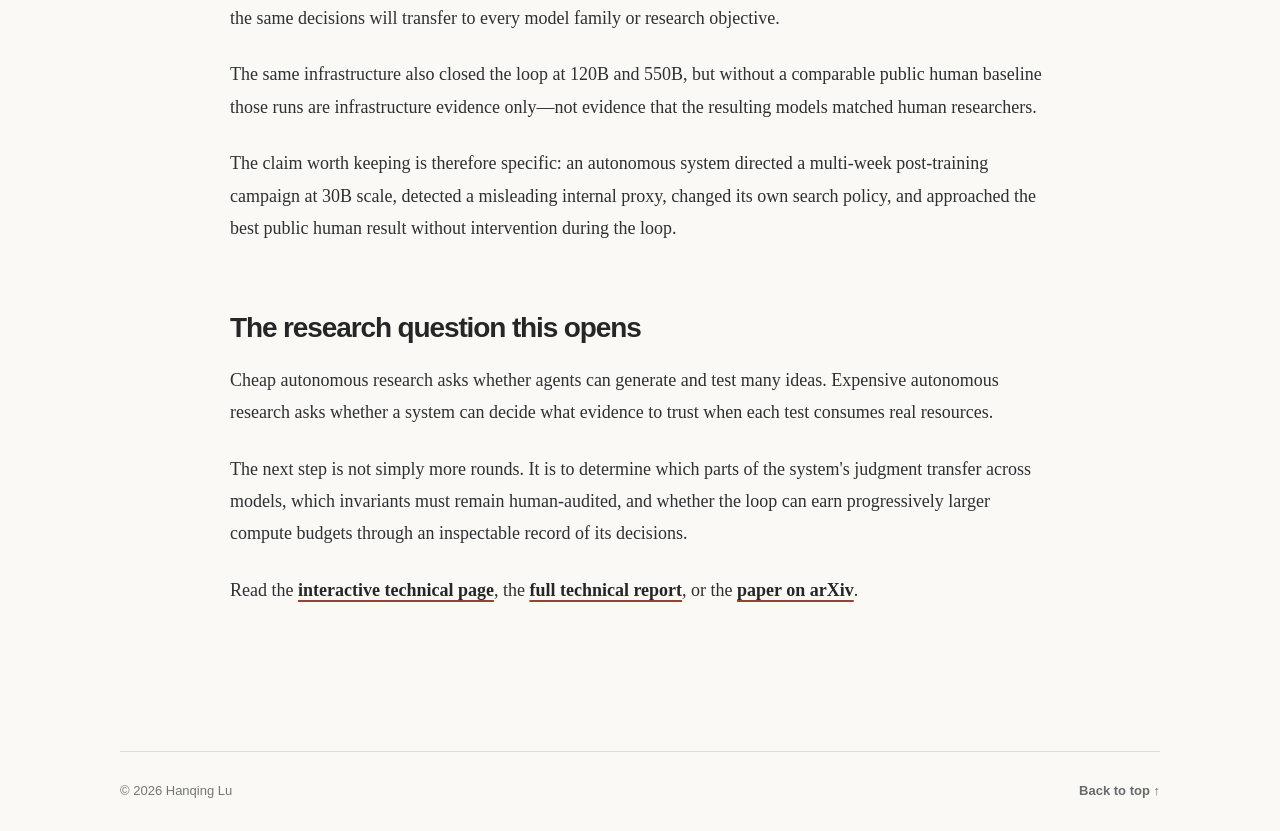
<file: posts/autonomous-post-training-30b.html>
<!doctype html>
<html lang="en">
  <head>
    <meta charset="utf-8" />
    <meta name="viewport" content="width=device-width, initial-scale=1" />
    <meta name="description" content="What four unattended rounds of autonomous post-training on a 30B model taught us about proxy metrics, research infrastructure, and system design." />
    <meta name="theme-color" content="#faf9f6" />
    <title>What We Learned from Letting an AI Run the Post-Training Loop for a 30B Model · Henry's Log</title>
    <link rel="icon" href="../assets/favicon.svg" type="image/svg+xml" />
    <link rel="stylesheet" href="../assets/styles.css?v=20260806-5" />
    <link rel="stylesheet" href="../assets/editorial.css?v=20260918-1" />
    <script src="../assets/theme.js?v=20260918-1"></script>
  </head>
  <body id="top">
    <header class="site-header">
      <a class="wordmark" href="../" aria-label="Hanqing Lu home">Hanqing Lu</a>
      <nav class="site-nav" aria-label="Primary navigation">
        <a class="nav-link" href="../#lu-research">Research</a>
        <a class="nav-link is-active" href="../writing.html">Henry’s Log</a>
        <button class="theme-toggle" type="button" aria-label="Switch to dark theme"><span class="theme-label">Dark</span></button>
      </nav>
    </header>
    <main class="article-shell">
      <a class="back-link" href="../writing.html">← All writing</a>
      <article>
        <header class="article-header">
          <p class="eyebrow">RESEARCH NOTE · JUNE 9, 2026 · 6 MIN READ</p>
          <h1>What We Learned from Letting an AI Run the Post-Training Loop for a 30B Model</h1>
          <p class="article-dek">The score was the headline. The more useful findings were how the loop handled a misleading proxy, which system design failed, and what made expensive autonomous research auditable.</p>
          <a class="article-source" href="https://a-evo-lab.github.io/a-evolve-training/" target="_blank" rel="noreferrer">Explore A-Evolve-Training ↗</a>
          <div class="research-metrics" aria-label="A-Evolve-Training headline results">
            <div class="research-metric"><strong>30B</strong><span>Nemotron base model</span></div>
            <div class="research-metric"><strong>4</strong><span>unattended research rounds</span></div>
            <div class="research-metric"><strong>0.86</strong><span>vs. the top human team's 0.87</span></div>
          </div>
        </header>
        <div class="article-content">
          <p>Post-training a frontier-scale model is normally a multi-week research campaign: propose data and recipe changes, launch GPU runs, debug failures, read evaluations, decide what to promote, and repeat. The expense of each trial is precisely why most public autonomous-research demonstrations stay near GPT-2 scale, where a failed experiment is cheap to rerun.</p>
          <p>We wanted to test whether the research loop could close when experiments were no longer cheap. After a human authored and audited the initial substrate, A-Evolve-Training ran four rounds without human intervention on a 30B Nemotron base using a multi-H200 cluster. The resulting model reached 0.86 against the top human submission's 0.87 on the NVIDIA Nemotron-Reasoning Challenge, placing eighth among roughly 4,000 submissions at the time of writing.</p>
          <p>One campaign does not establish a scaling law. It gives us a set of concrete, auditable observations about what becomes difficult when an AI system directs real post-training.</p>

          <h2>1. The loop tried a data move the operator's prior would have rejected</h2>
          <p>The system doubled one domain's share of the data mix from 5.9% to 11.1%. The prevailing operator prior predicted cannibalization: improving that domain should damage performance elsewhere. Instead, the intervention lifted off-target performance as well.</p>
          <p>The significance is not that upsampling is intrinsically novel. It is that the loop selected and verified a move outside the operator's working prior. A system restricted to optimizing within human-proposed hypotheses would not have run the same test.</p>

          <h2>2. The internal metric improved while the real target stopped moving</h2>
          <p>Early rounds optimized the internal development score. Later candidates pushed that score to record highs—0.93 to 0.94—and lifted a weak domain from roughly 0.65 to 0.82. The external target remained flat.</p>
          <p>This is the failure mode that makes unattended research at scale dangerous: the loop can keep spending resources while becoming increasingly successful at a proxy that has stopped tracking the real objective.</p>
          <p>The system detected the decoupling and inverted its search policy. Instead of maximizing the development score, it began asking for interventions that might lower the proxy while improving the external target. That change produced the campaign's best external result.</p>
          <div class="finding-callout"><p><strong>The finding:</strong> the loop did not merely optimize a fixed measurement frame. It recognized that the frame had become misleading and changed what counted as useful evidence.</p></div>

          <h2>3. Expensive research changed the required infrastructure</h2>
          <p>There was no “retry cheaply.” Each round spawned eight identical full-stack agents that edited recipes, launched real GPU jobs, debugged failures, evaluated checkpoints, and proposed what should happen next. Despite the cost structure, external performance improved monotonically across the four rounds.</p>
          <p>This is as much an infrastructure result as a model result. At small scale, mistakes are reversible because another run costs minutes. At 30B scale, the system has to preserve comparability, recover from execution failures, and expose why a checkpoint was promoted before another expensive round begins.</p>

          <h2>4. The intuitive multi-agent organization failed</h2>
          <p>Our first design resembled a human research team: specialized data, training, and evaluation agents handed intermediate states to one another. It did not scale. Every handoff introduced unobserved variance, and compounding from those intermediate states corrupted the signal the selection process depended on.</p>
          <p>The configuration that worked was the inverse:</p>
          <ul>
            <li><strong>One immutable substrate</strong> that every round re-forked and no winning trial could overwrite.</li>
            <li><strong>Memory-free, identical full-stack workers</strong> instead of specialized roles passing partially understood states.</li>
            <li><strong>A bounded meta-agent</strong> that could rewrite the next round's search policy but could not modify the substrate or evaluation.</li>
          </ul>
          <p>We call the principle <strong>asymmetric freedom</strong>: zero degrees of freedom on the axes that must stay invariant for trials to remain comparable, and maximal freedom on the axis where exploration pays—which semantic mutation to attempt.</p>

          <h2>5. What this result does not prove</h2>
          <p>The result is real, public, and narrow. It was one post-training campaign, not a replicated study. The evolver itself still runs on existing frontier models. The work does not automate frontier pretraining, and it does not show that the same decisions will transfer to every model family or research objective.</p>
          <p>The same infrastructure also closed the loop at 120B and 550B, but without a comparable public human baseline those runs are infrastructure evidence only—not evidence that the resulting models matched human researchers.</p>
          <p>The claim worth keeping is therefore specific: an autonomous system directed a multi-week post-training campaign at 30B scale, detected a misleading internal proxy, changed its own search policy, and approached the best public human result without intervention during the loop.</p>

          <h2>The research question this opens</h2>
          <p>Cheap autonomous research asks whether agents can generate and test many ideas. Expensive autonomous research asks whether a system can decide what evidence to trust when each test consumes real resources.</p>
          <p>The next step is not simply more rounds. It is to determine which parts of the system's judgment transfer across models, which invariants must remain human-audited, and whether the loop can earn progressively larger compute budgets through an inspectable record of its decisions.</p>
          <p>Read the <a href="https://a-evo-lab.github.io/a-evolve-training/">interactive technical page</a>, the <a href="https://a-evo-lab.github.io/a-evolve-training/a-evolve-training.pdf">full technical report</a>, or the <a href="https://arxiv.org/abs/2606.20657">paper on arXiv</a>.</p>
        </div>
      </article>
    </main>
    <footer class="site-footer"><p>© <span id="current-year"></span> Hanqing Lu</p><a href="#top" aria-label="Back to top">Back to top ↑</a></footer>
    <script src="../assets/site.js?v=20260918-1"></script>
  </body>
</html>
</file>
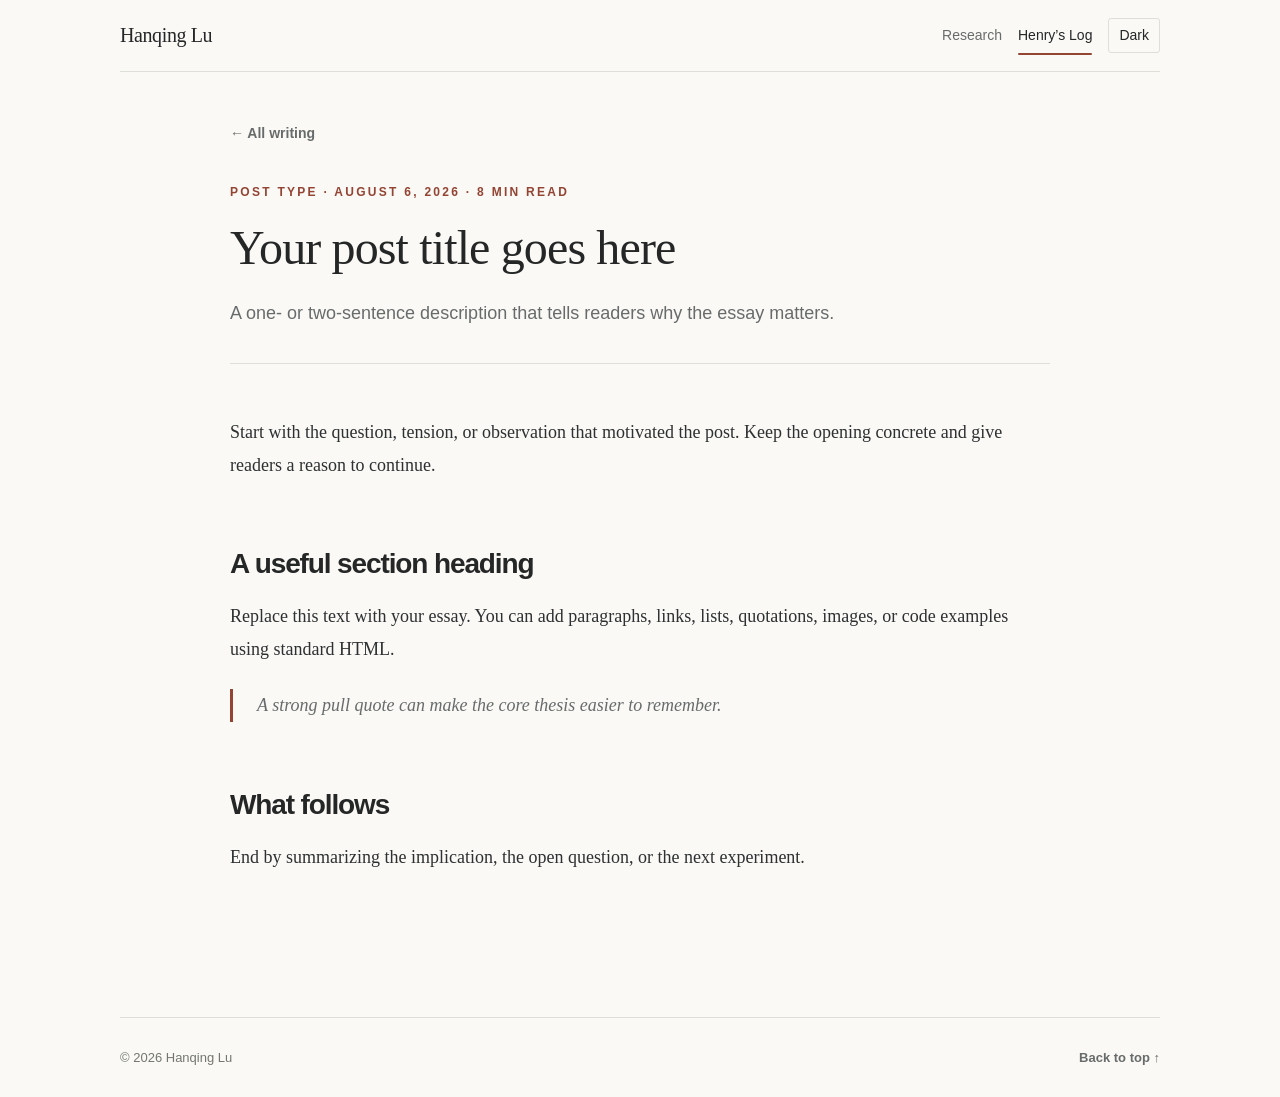
<file: posts/post-template.html>
<!doctype html>
<html lang="en">
  <head>
    <meta charset="utf-8" />
    <meta name="viewport" content="width=device-width, initial-scale=1" />
    <!-- Remove this noindex line after copying the template to a real post. -->
    <meta name="robots" content="noindex" />
    <meta name="theme-color" content="#faf9f6" />
    <title>Your Post Title · Henry's Log</title>
    <link rel="icon" href="../assets/favicon.svg" type="image/svg+xml" />
    <link rel="stylesheet" href="../assets/styles.css?v=20260806-5" />
    <link rel="stylesheet" href="../assets/editorial.css?v=20260918-1" />
    <script src="../assets/theme.js?v=20260918-1"></script>
  </head>

  <body id="top">
    <header class="site-header">
      <a class="wordmark" href="../" aria-label="Hanqing Lu home">Hanqing Lu</a>
      <nav class="site-nav" aria-label="Primary navigation">
        <a class="nav-link" href="../#lu-research">Research</a>
        <a class="nav-link is-active" href="../writing.html">Henry’s Log</a>
        <button class="theme-toggle" type="button" aria-label="Switch to dark theme"><span class="theme-label">Dark</span></button>
      </nav>
    </header>

    <main class="article-shell">
      <a class="back-link" href="../writing.html">← All writing</a>

      <article>
        <header class="article-header">
          <p class="eyebrow">POST TYPE · AUGUST 6, 2026 · 8 MIN READ</p>
          <h1>Your post title goes here</h1>
          <p class="article-dek">
            A one- or two-sentence description that tells readers why the essay matters.
          </p>
        </header>

        <div class="article-content">
          <p>
            Start with the question, tension, or observation that motivated the post. Keep the opening
            concrete and give readers a reason to continue.
          </p>

          <h2>A useful section heading</h2>
          <p>
            Replace this text with your essay. You can add paragraphs, links, lists, quotations, images,
            or code examples using standard HTML.
          </p>

          <blockquote>
            A strong pull quote can make the core thesis easier to remember.
          </blockquote>

          <h2>What follows</h2>
          <p>
            End by summarizing the implication, the open question, or the next experiment.
          </p>
        </div>
      </article>
    </main>

    <footer class="site-footer">
      <p>© <span id="current-year"></span> Hanqing Lu</p>
      <a href="#top" aria-label="Back to top">Back to top ↑</a>
    </footer>

    <script src="../assets/site.js?v=20260918-1"></script>
  </body>
</html>
</file>
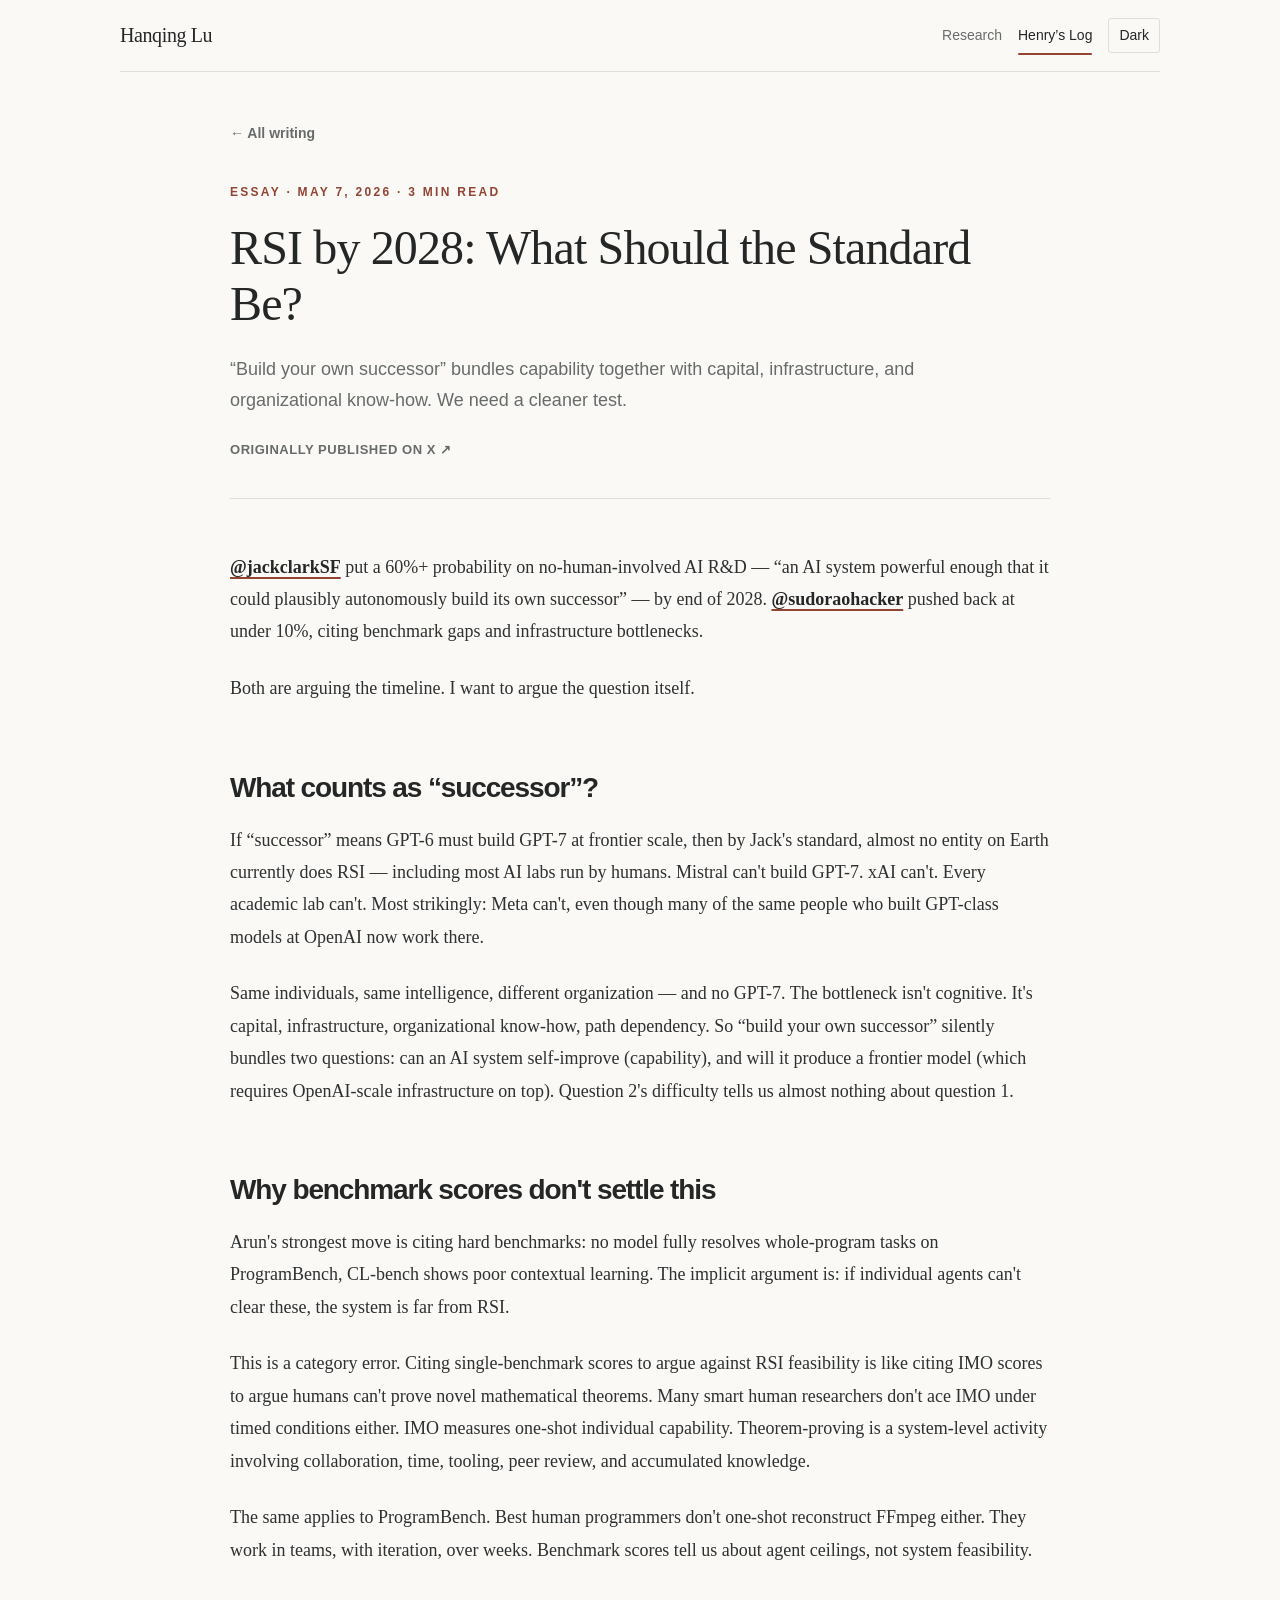
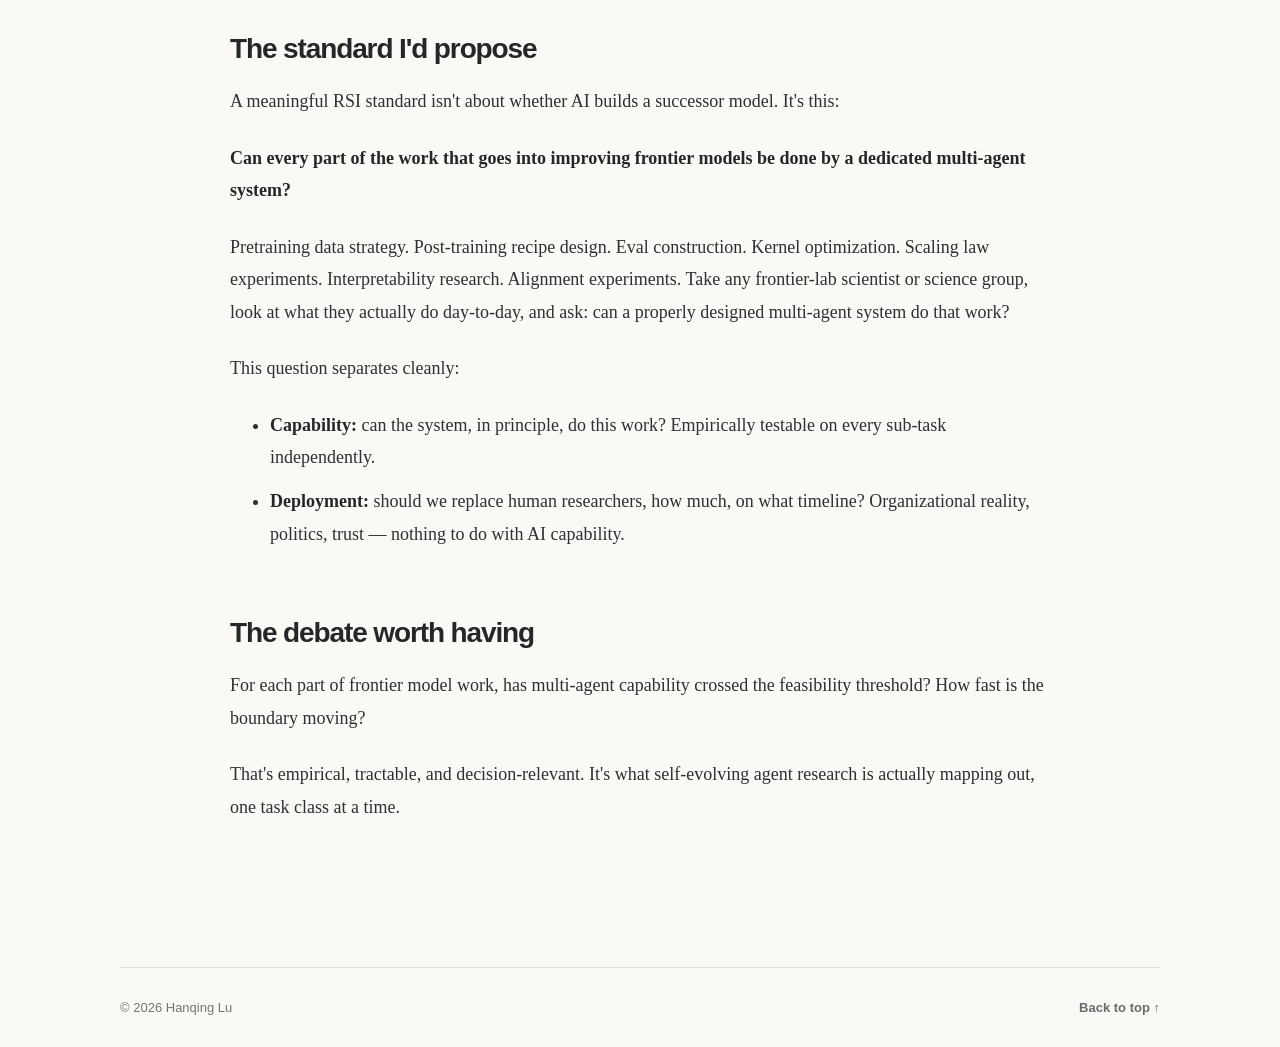
<file: posts/rsi-by-2028.html>
<!doctype html>
<html lang="en">
  <head>
    <meta charset="utf-8" />
    <meta name="viewport" content="width=device-width, initial-scale=1" />
    <meta name="description" content="A practical standard for recursive self-improvement based on automating the work of frontier-model research." />
    <meta name="theme-color" content="#faf9f6" />
    <title>RSI by 2028: What Should the Standard Be? · Henry's Log</title>
    <link rel="icon" href="../assets/favicon.svg" type="image/svg+xml" />
    <link rel="stylesheet" href="../assets/styles.css?v=20260806-5" />
    <link rel="stylesheet" href="../assets/editorial.css?v=20260918-1" />
    <script src="../assets/theme.js?v=20260918-1"></script>
  </head>
  <body id="top">
    <header class="site-header">
      <a class="wordmark" href="../" aria-label="Hanqing Lu home">Hanqing Lu</a>
      <nav class="site-nav" aria-label="Primary navigation">
        <a class="nav-link" href="../#lu-research">Research</a>
        <a class="nav-link is-active" href="../writing.html">Henry’s Log</a>
        <button class="theme-toggle" type="button" aria-label="Switch to dark theme"><span class="theme-label">Dark</span></button>
      </nav>
    </header>
    <main class="article-shell">
      <a class="back-link" href="../writing.html">← All writing</a>
      <article>
        <header class="article-header">
          <p class="eyebrow">ESSAY · MAY 7, 2026 · 3 MIN READ</p>
          <h1>RSI by 2028: What Should the Standard Be?</h1>
          <p class="article-dek">“Build your own successor” bundles capability together with capital, infrastructure, and organizational know-how. We need a cleaner test.</p>
          <a class="article-source" href="https://x.com/HenryL_AI/status/2052438170420285455" target="_blank" rel="noreferrer">Originally published on X ↗</a>
        </header>
        <div class="article-content">
          <p><a href="https://x.com/jackclarkSF">@jackclarkSF</a> put a 60%+ probability on no-human-involved AI R&amp;D — “an AI system powerful enough that it could plausibly autonomously build its own successor” — by end of 2028. <a href="https://x.com/sudoraohacker">@sudoraohacker</a> pushed back at under 10%, citing benchmark gaps and infrastructure bottlenecks.</p>
          <p>Both are arguing the timeline. I want to argue the question itself.</p>

          <h2>What counts as “successor”?</h2>
          <p>If “successor” means GPT-6 must build GPT-7 at frontier scale, then by Jack's standard, almost no entity on Earth currently does RSI — including most AI labs run by humans. Mistral can't build GPT-7. xAI can't. Every academic lab can't. Most strikingly: Meta can't, even though many of the same people who built GPT-class models at OpenAI now work there.</p>
          <p>Same individuals, same intelligence, different organization — and no GPT-7. The bottleneck isn't cognitive. It's capital, infrastructure, organizational know-how, path dependency. So “build your own successor” silently bundles two questions: can an AI system self-improve (capability), and will it produce a frontier model (which requires OpenAI-scale infrastructure on top). Question 2's difficulty tells us almost nothing about question 1.</p>

          <h2>Why benchmark scores don't settle this</h2>
          <p>Arun's strongest move is citing hard benchmarks: no model fully resolves whole-program tasks on ProgramBench, CL-bench shows poor contextual learning. The implicit argument is: if individual agents can't clear these, the system is far from RSI.</p>
          <p>This is a category error. Citing single-benchmark scores to argue against RSI feasibility is like citing IMO scores to argue humans can't prove novel mathematical theorems. Many smart human researchers don't ace IMO under timed conditions either. IMO measures one-shot individual capability. Theorem-proving is a system-level activity involving collaboration, time, tooling, peer review, and accumulated knowledge.</p>
          <p>The same applies to ProgramBench. Best human programmers don't one-shot reconstruct FFmpeg either. They work in teams, with iteration, over weeks. Benchmark scores tell us about agent ceilings, not system feasibility.</p>

          <h2>The standard I'd propose</h2>
          <p>A meaningful RSI standard isn't about whether AI builds a successor model. It's this:</p>
          <p><strong>Can every part of the work that goes into improving frontier models be done by a dedicated multi-agent system?</strong></p>
          <p>Pretraining data strategy. Post-training recipe design. Eval construction. Kernel optimization. Scaling law experiments. Interpretability research. Alignment experiments. Take any frontier-lab scientist or science group, look at what they actually do day-to-day, and ask: can a properly designed multi-agent system do that work?</p>
          <p>This question separates cleanly:</p>
          <ul>
            <li><strong>Capability:</strong> can the system, in principle, do this work? Empirically testable on every sub-task independently.</li>
            <li><strong>Deployment:</strong> should we replace human researchers, how much, on what timeline? Organizational reality, politics, trust — nothing to do with AI capability.</li>
          </ul>

          <h2>The debate worth having</h2>
          <p>For each part of frontier model work, has multi-agent capability crossed the feasibility threshold? How fast is the boundary moving?</p>
          <p>That's empirical, tractable, and decision-relevant. It's what self-evolving agent research is actually mapping out, one task class at a time.</p>
        </div>
      </article>
    </main>
    <footer class="site-footer"><p>© <span id="current-year"></span> Hanqing Lu</p><a href="#top" aria-label="Back to top">Back to top ↑</a></footer>
    <script src="../assets/site.js?v=20260918-1"></script>
  </body>
</html>
</file>
<file: assets/research.css>
#lu-academic-home {
      color-scheme: light;
      --lu-page: light-dark(#faf9f6, #191a1b);
      --lu-ink: light-dark(#252727, #ecebe7);
      --lu-muted: light-dark(#676c6b, #b6b9b5);
      --lu-accent: light-dark(#934433, #e5a78e);
      --lu-line: light-dark(#dddfd8, #3d4240);
      --lu-surface: light-dark(#f0f0e9, #252b28);
      --lu-accent-surface: light-dark(#f2e9e3, #322b26);
      --lu-photo: light-dark(#e6e7df, #353c38);
      --lu-serif: Georgia, 'Times New Roman', serif;
      --lu-name-size: 43px;
      --lu-figure-width: 212px;
      background: var(--lu-page);
      color: var(--lu-ink);
      font: 18px/1.65 Inter, -apple-system, BlinkMacSystemFont, 'Segoe UI', sans-serif;
      -webkit-font-smoothing: antialiased;
      container-type: inline-size;
      width: 100%;
      text-align: left;
    }
    #lu-academic-home * { box-sizing: border-box; }
    #lu-academic-home :is(h1,h2,h3,h4,p,figure,ul) { margin: 0; }
    #lu-academic-home a { color: inherit; text-decoration: none; }
    #lu-academic-home a:hover { color: var(--lu-accent); text-decoration: underline; text-underline-offset: 4px; }
    #lu-academic-home .lu-page { width: calc(100% - 100px); max-width: 940px; margin: 0 auto; }
    #lu-academic-home .lu-top { display: flex; justify-content: space-between; align-items: center; gap: 15px; min-height: 71px; border-bottom: 1px solid var(--lu-line); }
    #lu-academic-home .lu-wordmark { font: 19px/1.2 var(--lu-serif); letter-spacing: -.02em; }
    #lu-academic-home .lu-navigation { display: flex; align-items: center; flex-wrap: wrap; gap: 8px 23px; font-size: 14px; }
    #lu-academic-home .lu-theme { font: inherit; color: var(--lu-muted); background: transparent; border: 1px solid var(--lu-line); padding: 5px 10px; border-radius: 3px; cursor: pointer; }
    #lu-academic-home .lu-hero { display: grid; grid-template-columns: minmax(0,1fr) 176px; gap: 52px; padding: 40px 0 29px; align-items: start; }
    #lu-academic-home .lu-eyebrow { font-size: 14px; letter-spacing: .12em; text-transform: uppercase; color: var(--lu-accent); margin-bottom: 9px; }
    #lu-academic-home h1 { font: 400 var(--lu-name-size)/1.15 var(--lu-serif); letter-spacing: -.035em; }
    #lu-academic-home .lu-role { font-size: 16px; color: var(--lu-muted); margin-top: 12px; }
    #lu-academic-home .lu-role a { color: var(--lu-ink); border-bottom: 1px solid var(--lu-accent); }
    #lu-academic-home .lu-intro { margin-top: 20px; font-size: 18px; }
    #lu-academic-home .lu-intro strong { font-weight: 500; color: var(--lu-accent); }
    #lu-academic-home .lu-intro a { color: var(--lu-accent); text-decoration: underline; text-underline-offset: 3px; }
    #lu-academic-home .lu-links { display: flex; flex-wrap: wrap; gap: 5px 18px; font-size: 14px; color: var(--lu-accent); }
    #lu-academic-home .lu-hero .lu-links { margin-top: 19px; }
    #lu-academic-home .lu-lab { display: grid; grid-template-columns: 168px minmax(0,1fr) auto; gap: 20px; align-items: center; padding: 19px 0; border-top: 1px solid var(--lu-line); border-bottom: 1px solid var(--lu-line); }
    #lu-academic-home .lu-lab-name { font: 25px/1.2 var(--lu-serif); letter-spacing: -.02em; }
    #lu-academic-home .lu-lab-description { font-size: 14px; color: var(--lu-muted); }
    #lu-academic-home .lu-lab-description strong { display: block; color: var(--lu-ink); font-weight: 500; font-size: 16px; margin-bottom: 2px; }
    #lu-academic-home .lu-lab-link { font-size: 14px; color: var(--lu-accent); }
    #lu-academic-home .lu-research-header { display: flex; justify-content: space-between; align-items: baseline; gap: 16px; padding-top: 30px; margin-bottom: 18px; }
    #lu-academic-home h2 { font: 400 29px/1.2 var(--lu-serif); letter-spacing: -.03em; }
    #lu-academic-home .lu-meta { font-size: 14px; color: var(--lu-muted); }
    #lu-academic-home .lu-agenda { display: grid; grid-template-columns: repeat(5, minmax(0,1fr)); gap: 15px; padding-bottom: 24px; }
    #lu-academic-home .lu-agenda a { display: block; border-top: 2px solid var(--lu-line); padding-top: 10px; font-size: 14px; }
    #lu-academic-home .lu-agenda small { display: block; color: var(--lu-accent); font: 14px/1.5 ui-monospace, monospace; margin-bottom: 4px; }
    #lu-academic-home .lu-agenda :is(.lu-agenda-future, .lu-agenda-secondary) { color: var(--lu-muted); }
    #lu-academic-home .lu-topic { border-top: 1px solid var(--lu-line); padding: 24px 0 28px; scroll-margin-top: 20px; }
    #lu-academic-home .lu-topic-title { display: flex; align-items: baseline; gap: 13px; margin-bottom: 7px; flex-wrap: wrap; }
    #lu-academic-home .lu-index { font: 14px/1.5 ui-monospace, monospace; color: var(--lu-accent); }
    #lu-academic-home h3 { font-size: 21px; line-height: 1.3; font-weight: 500; letter-spacing: -.03em; }
    #lu-academic-home .lu-question { font-size: 16px; color: var(--lu-muted); margin-bottom: 22px; }
    #lu-academic-home .lu-work { display: grid; grid-template-columns: var(--lu-figure-width) minmax(0,1fr); align-items: start; gap: 25px; margin-top: 22px; }
    #lu-academic-home .lu-work:first-of-type { margin-top: 0; }
    #lu-academic-home .lu-figure { background: var(--lu-surface); border: 1px solid var(--lu-line); border-radius: 2px; width: 100%; min-height: 116px; display: flex; align-items: center; justify-content: center; padding: 7px; }
    #lu-academic-home .lu-figure img { display: block; width: 100%; height: auto; max-height: 154px; object-fit: contain; }
    #lu-academic-home .lu-figure-caption { color: var(--lu-muted); font-size: 14px; line-height: 1.4; margin-top: 6px; }
    #lu-academic-home h4 { font-size: 18px; font-weight: 500; line-height: 1.4; letter-spacing: -.015em; }
    #lu-academic-home .lu-work-type { color: var(--lu-accent); font-size: 14px; margin-bottom: 5px; letter-spacing: .03em; }
    #lu-academic-home .lu-authors { margin-top: 5px; font-size: 14px; color: var(--lu-muted); line-height: 1.45; }
    #lu-academic-home .lu-authors strong { color: var(--lu-ink); font-weight: 500; }
    #lu-academic-home .lu-summary { font-size: 16px; color: var(--lu-muted); line-height: 1.55; margin-top: 8px; }
    #lu-academic-home .lu-work .lu-links { margin-top: 9px; }
    #lu-academic-home .lu-result { font-size: 14px; margin-top: 10px; }
    #lu-academic-home .lu-contribution { margin-top: 11px; font-size: 16px; color: var(--lu-ink); }
    #lu-academic-home .lu-contribution strong { font-weight: 500; color: var(--lu-accent); }
    #lu-academic-home .lu-signatures { margin-top: 8px; font-size: 14px; color: var(--lu-muted); }
    #lu-academic-home .lu-future { background: var(--lu-surface); padding: 20px; display: grid; grid-template-columns: 1fr auto; gap: 20px; align-items: center; }
    #lu-academic-home .lu-future h4 { font: 400 24px/1.25 var(--lu-serif); }
    #lu-academic-home .lu-forthcoming { color: var(--lu-muted); font-size: 14px; border: 1px solid var(--lu-line); padding: 5px 9px; white-space: nowrap; }
    #lu-academic-home .lu-secondary h3 { font-size: 19px; }
    #lu-academic-home .lu-publication { display: grid; grid-template-columns: 105px minmax(0,1fr); gap: 18px; padding: 15px 0; border-top: 1px solid var(--lu-line); }
    #lu-academic-home .lu-publication h4 { font-size: 16px; }
    #lu-academic-home .lu-publication-venue { font-size: 14px; color: var(--lu-muted); }
    #lu-academic-home .lu-secondary > .lu-links { margin-top: 9px; }
    #lu-academic-home .lu-bottom { padding-top: 26px; border-top: 1px solid var(--lu-line); }
    #lu-academic-home .lu-bottom h2 { font-size: 25px; margin-bottom: 18px; }
    #lu-academic-home .lu-writing-link { display: block; font-size: 16px; line-height: 1.5; margin-bottom: 16px; }
    #lu-academic-home .lu-writing-link small { font-size: 14px; display: block; color: var(--lu-muted); margin-top: 3px; }
    #lu-academic-home footer { border-top: 1px solid var(--lu-line); margin-top: 28px; padding: 21px 0 26px; display: flex; justify-content: space-between; flex-wrap: wrap; gap: 10px; color: var(--lu-muted); font-size: 14px; }
    @container (max-width: 750px) {
      #lu-academic-home .lu-page { width: calc(100% - 52px); }
      #lu-academic-home .lu-hero { gap: 28px; grid-template-columns: minmax(0,1fr) 136px; }
      #lu-academic-home h1 { font-size: 36px; }
      #lu-academic-home .lu-lab { grid-template-columns: 140px minmax(0,1fr); gap: 12px; }
      #lu-academic-home .lu-lab-link { grid-column: 2; }
      #lu-academic-home .lu-work { grid-template-columns: 174px minmax(0,1fr); gap: 19px; }
      #lu-academic-home .lu-navigation { gap: 8px 15px; }
    }
    @container (max-width: 530px) {
      #lu-academic-home .lu-page { width: calc(100% - 36px); }
      #lu-academic-home .lu-top { flex-wrap: wrap; padding: 17px 0; gap: 14px; }
      #lu-academic-home .lu-navigation { gap: 8px 16px; font-size: 14px; }
      #lu-academic-home .lu-hero { grid-template-columns: minmax(0,1fr); padding: 29px 0; gap: 22px; }
      #lu-academic-home .lu-hero figure { width: 132px; }
      #lu-academic-home h1 { font-size: 35px; }
      #lu-academic-home .lu-intro { font-size: 16px; }
      #lu-academic-home .lu-lab { grid-template-columns: minmax(0,1fr); gap: 10px; }
      #lu-academic-home .lu-lab-link { grid-column: 1; }
      #lu-academic-home .lu-agenda { grid-template-columns: repeat(2,minmax(0,1fr)); gap: 17px; }
      #lu-academic-home .lu-research-header { flex-wrap: wrap; gap: 6px; }
      #lu-academic-home .lu-work { grid-template-columns: minmax(0,1fr); gap: 12px; margin-top: 27px; }
      #lu-academic-home .lu-work figure { max-width: 350px; }
      #lu-academic-home .lu-figure { min-height: 110px; }
      #lu-academic-home .lu-future { grid-template-columns: minmax(0,1fr); gap: 12px; }
      #lu-academic-home .lu-forthcoming { justify-self: start; }
      #lu-academic-home .lu-publication { grid-template-columns: minmax(0,1fr); gap: 5px; }
    }
    @media (pointer: coarse) {
      #lu-academic-home .lu-theme, #lu-academic-home .lu-links a, #lu-academic-home .lu-navigation a { min-height: 44px; display: inline-flex; align-items: center; }
    }

html { scroll-behavior: smooth; scroll-padding-top: 24px; }
body { margin: 0; }
html[data-theme="dark"] #lu-academic-home { color-scheme: dark; }
#lu-academic-home .lu-portrait-photo { display:block; width:100%; height:auto; aspect-ratio:4/5; object-fit:cover; object-position:center 35%; border-radius:2px; }
#lu-academic-home .lu-work[id] { scroll-margin-top:24px; }
#lu-academic-home .lu-skip { position:absolute; left:18px; top:-70px; padding:10px 16px; color:var(--lu-ink); background:var(--lu-page); z-index:20; border:1px solid var(--lu-accent); }
#lu-academic-home .lu-skip:focus { top:12px; }
@media(prefers-reduced-motion:reduce) { html { scroll-behavior:auto; } }
</file>
<file: assets/styles.css>
:root {
  color-scheme: light;
  --bg: #f4f1eb;
  --surface: rgba(255, 255, 255, 0.72);
  --surface-solid: #fffdf9;
  --text: #171715;
  --muted: #66645f;
  --faint: #8a877f;
  --line: rgba(23, 23, 21, 0.1);
  --accent: #b94f2b;
  --accent-soft: rgba(185, 79, 43, 0.11);
  --shadow: 0 18px 50px rgba(55, 45, 30, 0.07);
  --radius: 22px;
  --max-width: 1040px;
}

:root[data-theme="dark"] {
  color-scheme: dark;
  --bg: #151514;
  --surface: rgba(35, 35, 33, 0.78);
  --surface-solid: #222220;
  --text: #f1eee7;
  --muted: #b8b4ac;
  --faint: #918d86;
  --line: rgba(255, 255, 255, 0.1);
  --accent: #e58b66;
  --accent-soft: rgba(229, 139, 102, 0.12);
  --shadow: 0 18px 50px rgba(0, 0, 0, 0.24);
}

* {
  box-sizing: border-box;
}

html {
  scroll-behavior: smooth;
  scroll-padding-top: 104px;
}

body {
  margin: 0;
  background:
    radial-gradient(circle at 75% 12%, var(--accent-soft), transparent 25rem),
    var(--bg);
  color: var(--text);
  font-family:
    Inter, ui-sans-serif, -apple-system, BlinkMacSystemFont, "Segoe UI", sans-serif;
  font-size: 17px;
  line-height: 1.68;
  text-rendering: optimizeLegibility;
  -webkit-font-smoothing: antialiased;
}

a {
  color: inherit;
}

button,
a {
  -webkit-tap-highlight-color: transparent;
}

button:focus-visible,
a:focus-visible {
  outline: 3px solid var(--accent-soft);
  outline-offset: 4px;
}

.site-header {
  position: sticky;
  z-index: 10;
  top: 0;
  display: flex;
  width: min(calc(100% - 48px), var(--max-width));
  min-height: 82px;
  margin: 0 auto;
  align-items: center;
  justify-content: space-between;
  border-bottom: 1px solid var(--line);
  background: color-mix(in srgb, var(--bg) 86%, transparent);
  backdrop-filter: blur(18px);
}

.wordmark {
  display: inline-flex;
  align-items: center;
  gap: 12px;
  color: var(--text);
  font-size: 18px;
  font-weight: 760;
  letter-spacing: -0.02em;
  text-decoration: none;
}

.wordmark-mark {
  display: grid;
  width: 34px;
  height: 34px;
  place-items: center;
  border-radius: 10px;
  background: var(--text);
  color: var(--bg);
  font-family: Georgia, "Times New Roman", serif;
  font-size: 18px;
}

.site-nav {
  display: flex;
  align-items: center;
  gap: 22px;
}

.nav-link {
  position: relative;
  color: var(--muted);
  font-size: 14px;
  font-weight: 680;
  letter-spacing: 0.04em;
  text-decoration: none;
  text-transform: uppercase;
}

.nav-link::after {
  position: absolute;
  right: 0;
  bottom: -8px;
  left: 0;
  height: 2px;
  border-radius: 999px;
  background: var(--accent);
  content: "";
  opacity: 0;
  transform: scaleX(0.5);
  transition: 160ms ease;
}

.nav-link:hover,
.nav-link.is-active {
  color: var(--text);
}

.nav-link:hover::after,
.nav-link.is-active::after {
  opacity: 1;
  transform: scaleX(1);
}

.theme-toggle {
  display: grid;
  width: 38px;
  height: 38px;
  padding: 0;
  place-items: center;
  border: 1px solid var(--line);
  border-radius: 999px;
  background: var(--surface);
  color: var(--text);
  cursor: pointer;
  font: inherit;
  transition:
    border-color 160ms ease,
    transform 160ms ease;
}

.theme-toggle:hover {
  border-color: var(--faint);
  transform: rotate(12deg);
}

.hero,
.writing,
.site-footer,
.article-shell {
  width: min(calc(100% - 48px), var(--max-width));
  margin-right: auto;
  margin-left: auto;
}

.hero {
  padding: 118px 0 130px;
}

.eyebrow {
  margin: 0 0 18px;
  color: var(--accent);
  font-size: 12px;
  font-weight: 780;
  letter-spacing: 0.19em;
}

.hero h1 {
  max-width: 960px;
  margin: 0;
  font-size: clamp(52px, 7.2vw, 88px);
  font-weight: 760;
  letter-spacing: -0.018em;
  line-height: 1.08;
}

.accent-text {
  color: var(--accent);
}

.role-line {
  margin: 38px 0 0;
  color: var(--muted);
  font-size: clamp(18px, 2vw, 22px);
  font-weight: 510;
  letter-spacing: -0.02em;
}

.role-line span {
  padding: 0 8px;
  color: var(--faint);
}

.intro-copy {
  display: grid;
  max-width: 845px;
  margin-top: 34px;
  gap: 16px;
  color: var(--muted);
  font-size: 18px;
}

.intro-copy p {
  margin: 0;
}

.intro-copy a,
.article-content a {
  color: var(--text);
  font-weight: 670;
  text-decoration-color: var(--accent);
  text-decoration-thickness: 2px;
  text-underline-offset: 4px;
}

.intro-copy a:hover,
.article-content a:hover {
  color: var(--accent);
}

.social-links {
  display: flex;
  margin-top: 34px;
  flex-wrap: wrap;
  gap: 12px;
}

.social-link {
  display: inline-flex;
  height: 46px;
  padding: 0 17px;
  align-items: center;
  gap: 9px;
  border: 1px solid var(--line);
  border-radius: 999px;
  background: var(--surface);
  box-shadow: 0 6px 20px rgba(55, 45, 30, 0.035);
  color: var(--text);
  font-size: 14px;
  font-weight: 680;
  text-decoration: none;
  transition:
    background 160ms ease,
    border-color 160ms ease,
    transform 160ms ease;
}

.social-link:hover {
  border-color: var(--faint);
  background: var(--surface-solid);
  transform: translateY(-2px);
}

.social-link svg {
  width: 18px;
  height: 18px;
  fill: currentColor;
}

.writing {
  padding: 0 0 120px;
}

.section-heading {
  display: flex;
  margin-bottom: 36px;
  align-items: end;
  justify-content: space-between;
  gap: 28px;
}

.section-heading .eyebrow {
  margin-bottom: 10px;
}

.section-heading h2 {
  margin: 0;
  font-size: clamp(36px, 5vw, 56px);
  letter-spacing: -0.055em;
  line-height: 1;
}

.section-note {
  max-width: 430px;
  margin: 0;
  color: var(--muted);
  font-size: 15px;
  text-align: right;
}

.category-filter {
  display: flex;
  margin: 0 0 28px;
  flex-wrap: wrap;
  gap: 9px;
}

.category-filter button {
  min-height: 38px;
  padding: 0 16px;
  border: 1px solid var(--line);
  border-radius: 999px;
  background: transparent;
  color: var(--muted);
  cursor: pointer;
  font: inherit;
  font-size: 13px;
  font-weight: 680;
  transition:
    background 160ms ease,
    border-color 160ms ease,
    color 160ms ease;
}

.category-filter button:hover {
  border-color: var(--faint);
  color: var(--text);
}

.category-filter button[aria-pressed="true"] {
  border-color: color-mix(in srgb, var(--accent) 55%, var(--line));
  background: var(--accent-soft);
  color: var(--accent);
}

.post-list {
  display: grid;
  gap: 18px;
}

.post-card {
  display: grid;
  min-height: 230px;
  padding: clamp(28px, 5vw, 50px);
  grid-template-columns: minmax(0, 1fr) auto;
  align-items: center;
  gap: 36px;
  overflow: hidden;
  border: 1px solid var(--line);
  border-radius: var(--radius);
  background: var(--surface);
  box-shadow: var(--shadow);
  color: inherit;
  text-decoration: none;
  transition:
    background 180ms ease,
    border-color 180ms ease,
    transform 180ms ease;
}

.post-card:hover {
  border-color: color-mix(in srgb, var(--accent) 45%, var(--line));
  background: var(--surface-solid);
  transform: translateY(-3px);
}

.post-meta {
  display: flex;
  margin-bottom: 16px;
  flex-wrap: wrap;
  gap: 9px;
  color: var(--faint);
  font-size: 12px;
  font-weight: 700;
  letter-spacing: 0.08em;
  text-transform: uppercase;
}

.post-meta span + span::before {
  margin-right: 9px;
  content: "·";
}

.post-meta .post-type {
  color: var(--accent);
}

.post-card h3 {
  max-width: 790px;
  margin: 0;
  font-size: clamp(26px, 4vw, 42px);
  letter-spacing: -0.047em;
  line-height: 1.1;
}

.post-summary {
  max-width: 720px;
  margin: 17px 0 0;
  color: var(--muted);
  font-size: 16px;
}

.post-arrow {
  display: grid;
  width: 54px;
  height: 54px;
  place-items: center;
  border: 1px solid var(--line);
  border-radius: 999px;
  color: var(--accent);
  font-size: 23px;
  transition:
    background 180ms ease,
    transform 180ms ease;
}

.post-card:hover .post-arrow {
  background: var(--accent-soft);
  transform: translateX(4px);
}

.empty-state {
  padding: clamp(34px, 6vw, 62px);
  border: 1px dashed color-mix(in srgb, var(--accent) 35%, var(--line));
  border-radius: var(--radius);
  background: var(--surface);
}

.empty-state p {
  max-width: 620px;
  margin: 0;
  color: var(--muted);
}

.empty-state strong {
  display: block;
  margin-bottom: 9px;
  color: var(--text);
  font-size: 22px;
}

.site-footer {
  display: flex;
  min-height: 110px;
  align-items: center;
  justify-content: space-between;
  border-top: 1px solid var(--line);
  color: var(--faint);
  font-size: 13px;
}

.site-footer a {
  color: var(--muted);
  font-weight: 650;
  text-decoration: none;
}

/* Article template */
.article-shell {
  max-width: 820px;
  padding: 82px 0 120px;
}

.back-link {
  color: var(--muted);
  font-size: 14px;
  font-weight: 680;
  text-decoration: none;
}

.back-link:hover {
  color: var(--accent);
}

.article-header {
  padding: 60px 0 46px;
  border-bottom: 1px solid var(--line);
}

.article-header h1 {
  margin: 12px 0 22px;
  font-size: clamp(38px, 5.4vw, 58px);
  letter-spacing: -0.018em;
  line-height: 1.12;
}

.article-dek {
  max-width: 710px;
  margin: 0;
  color: var(--muted);
  font-size: 20px;
}

.article-source {
  display: inline-flex;
  margin-top: 24px;
  align-items: center;
  gap: 8px;
  color: var(--muted);
  font-size: 13px;
  font-weight: 700;
  letter-spacing: 0.04em;
  text-decoration: none;
  text-transform: uppercase;
}

.article-source:hover {
  color: var(--accent);
}

.article-cover {
  margin: 42px 0 0;
  overflow: hidden;
  border: 1px solid var(--line);
  border-radius: var(--radius);
  background: var(--surface-solid);
  box-shadow: var(--shadow);
}

.article-cover img {
  display: block;
  width: 100%;
  max-height: 520px;
  object-fit: cover;
}

.article-content {
  padding-top: 52px;
  color: color-mix(in srgb, var(--text) 86%, var(--muted));
  font-family: Georgia, "Times New Roman", serif;
  font-size: 20px;
  line-height: 1.82;
}

.article-content h2,
.article-content h3 {
  color: var(--text);
  font-family:
    Inter, ui-sans-serif, -apple-system, BlinkMacSystemFont, "Segoe UI", sans-serif;
  letter-spacing: -0.04em;
  line-height: 1.15;
}

.article-content h2 {
  margin: 2.4em 0 0.7em;
  font-size: 34px;
}

.article-content h3 {
  margin: 2em 0 0.6em;
  font-size: 25px;
}

.article-content p,
.article-content ul,
.article-content ol,
.article-content blockquote {
  margin: 0 0 1.35em;
}

.article-content li + li {
  margin-top: 0.65em;
}

.article-content strong {
  color: var(--text);
}

.article-figure {
  width: min(920px, calc(100vw - 48px));
  margin: 2.4em 0 2.7em;
  margin-left: 50%;
  transform: translateX(-50%);
}

.article-figure img {
  display: block;
  width: 100%;
  height: auto;
  border: 1px solid var(--line);
  border-radius: 14px;
  background: var(--surface-solid);
  box-shadow: var(--shadow);
}

.article-figure figcaption {
  max-width: 760px;
  margin: 12px auto 0;
  color: var(--faint);
  font-family:
    Inter, ui-sans-serif, -apple-system, BlinkMacSystemFont, "Segoe UI", sans-serif;
  font-size: 13px;
  line-height: 1.55;
  text-align: center;
}

.article-content blockquote {
  padding-left: 24px;
  border-left: 3px solid var(--accent);
  color: var(--muted);
  font-style: italic;
}

.article-content code {
  padding: 0.16em 0.35em;
  border-radius: 5px;
  background: var(--accent-soft);
  font-family: "SFMono-Regular", Consolas, monospace;
  font-size: 0.82em;
}

.article-gallery {
  display: grid;
  margin: 2.4em 0;
  grid-template-columns: repeat(2, minmax(0, 1fr));
  gap: 14px;
}

.article-gallery figure {
  margin: 0;
  overflow: hidden;
  border: 1px solid var(--line);
  border-radius: 14px;
  background: var(--surface-solid);
}

.article-gallery figure:only-child {
  grid-column: 1 / -1;
}

.article-gallery img {
  display: block;
  width: 100%;
  height: 100%;
  min-height: 220px;
  object-fit: cover;
}

.research-metrics {
  display: grid;
  margin: 42px 0 0;
  grid-template-columns: repeat(3, minmax(0, 1fr));
  overflow: hidden;
  border: 1px solid var(--line);
  border-radius: var(--radius);
  background: var(--surface);
  box-shadow: var(--shadow);
}

.research-metric {
  padding: 28px;
}

.research-metric + .research-metric {
  border-left: 1px solid var(--line);
}

.research-metric strong,
.research-metric span {
  display: block;
}

.research-metric strong {
  color: var(--text);
  font-size: clamp(30px, 5vw, 48px);
  letter-spacing: -0.055em;
  line-height: 1;
}

.research-metric span {
  margin-top: 9px;
  color: var(--muted);
  font-size: 13px;
  line-height: 1.45;
}

.finding-callout {
  margin: 2em 0;
  padding: 24px 26px;
  border: 1px solid color-mix(in srgb, var(--accent) 28%, var(--line));
  border-radius: 14px;
  background: var(--accent-soft);
}

.finding-callout p:last-child {
  margin-bottom: 0;
}

@media (max-width: 720px) {
  .site-header,
  .hero,
  .writing,
  .site-footer,
  .article-shell {
    width: min(calc(100% - 32px), var(--max-width));
  }

  .site-header {
    min-height: 70px;
  }

  .wordmark-mark {
    width: 31px;
    height: 31px;
  }

  .hero {
    padding: 76px 0 94px;
  }

  .hero h1 {
    font-size: clamp(46px, 15vw, 68px);
  }

  .role-line span {
    padding: 0 3px;
  }

  .intro-copy {
    font-size: 16px;
  }

  .section-heading {
    display: block;
  }

  .section-note {
    margin-top: 18px;
    text-align: left;
  }

  .post-card {
    min-height: 0;
    grid-template-columns: 1fr;
    gap: 26px;
  }

  .post-arrow {
    width: 46px;
    height: 46px;
  }

  .site-footer {
    min-height: 96px;
  }

  .article-shell {
    padding-top: 54px;
  }

  .article-header {
    padding-top: 42px;
  }

  .article-content {
    font-size: 18px;
  }

  .article-gallery {
    grid-template-columns: 1fr;
  }

  .article-figure {
    width: calc(100vw - 32px);
  }

  .research-metrics {
    grid-template-columns: 1fr;
  }

  .research-metric + .research-metric {
    border-top: 1px solid var(--line);
    border-left: 0;
  }
}

@media (prefers-reduced-motion: reduce) {
  html {
    scroll-behavior: auto;
  }

  *,
  *::before,
  *::after {
    transition: none !important;
  }
}
</file>
<file: assets/editorial.css>
:root {
  --bg: #faf9f6;
  --text: #252727;
  --muted: #676c6b;
  --faint: #73776f;
  --line: #dddfd8;
  --accent: #934433;
  --accent-soft: #f2e9e3;
  --surface-solid: #fff;
  --radius: 3px;
}

:root[data-theme="dark"] {
  --bg: #191a1b;
  --text: #ecebe7;
  --muted: #b6b9b5;
  --faint: #a8aca6;
  --line: #3d4240;
  --accent: #e5a78e;
  --accent-soft: #322b26;
  --surface-solid: #252b28;
}

body { background: var(--bg); font-size: 1rem; }
.site-header { min-height: 72px; position: relative; backdrop-filter: none; background: var(--bg); }
.wordmark { font-family: Georgia, "Times New Roman", serif; font-size: 1.25rem; font-weight: 400; }
.site-nav { flex-wrap: wrap; gap: 16px; }
.nav-link { font-size: .875rem; text-transform: none; letter-spacing: 0; font-weight: 400; }
.theme-toggle { width: auto; height: auto; min-height: 34px; padding: 5px 10px; border-radius: 3px; font-size: .875rem; background: transparent; }
.theme-toggle:hover { transform: none; }
.writing-page { padding-top: 56px; }
.section-heading h1 { margin: 0; font: 400 clamp(2.125rem, 4vw, 2.75rem)/1.2 Georgia, "Times New Roman", serif; letter-spacing: -.03em; }
.writing { padding-bottom: 64px; }
.post-list { gap: 0; }
.post-card { min-height: 0; padding: 28px 0; gap: 24px; border: 0; border-bottom: 1px solid var(--line); border-radius: 0; background: transparent; box-shadow: none; }
.post-card:hover { background: transparent; transform: none; }
.post-card h3 { font-size: clamp(1.375rem, 3vw, 1.75rem); line-height: 1.3; letter-spacing: -.02em; font-weight: 500; }
.post-meta { margin-bottom: 10px; font-weight: 500; letter-spacing: .04em; }
.post-summary { margin-top: 10px; }
.post-arrow { width: 34px; height: 34px; border: 0; border-radius: 0; }
.category-filter button { font-size: .875rem; border-radius: 3px; font-weight: 400; }
.article-shell { padding-top: 48px; }
.article-header { padding: 35px 0; }
.article-header h1 { font-family: Georgia, "Times New Roman", serif; font-size: clamp(2rem, 4vw, 3rem); font-weight: 400; line-height: 1.17; }
.article-dek { font-size: 1.125rem; }
.article-content { font-size: 1.125rem; line-height: 1.8; }
.article-content h2 { font-size: 1.75rem; }
.article-content h3 { font-size: 1.375rem; }
.site-footer { min-height: 80px; }

@media (max-width: 640px) {
  .site-header { padding: 16px 0; flex-wrap: wrap; gap: 15px; }
  .site-nav { gap: 18px; }
  .writing-page { padding-top: 34px; }
  .section-heading { align-items: start; }
  .article-shell { padding-top: 30px; }
}

@media (pointer: coarse) {
  .site-nav a, .theme-toggle, .category-filter button { min-height: 44px; display: inline-flex; align-items: center; }
}

@media (prefers-reduced-motion: reduce) {
  html { scroll-behavior: auto; }
  * { transition: none !important; }
}
</file>
